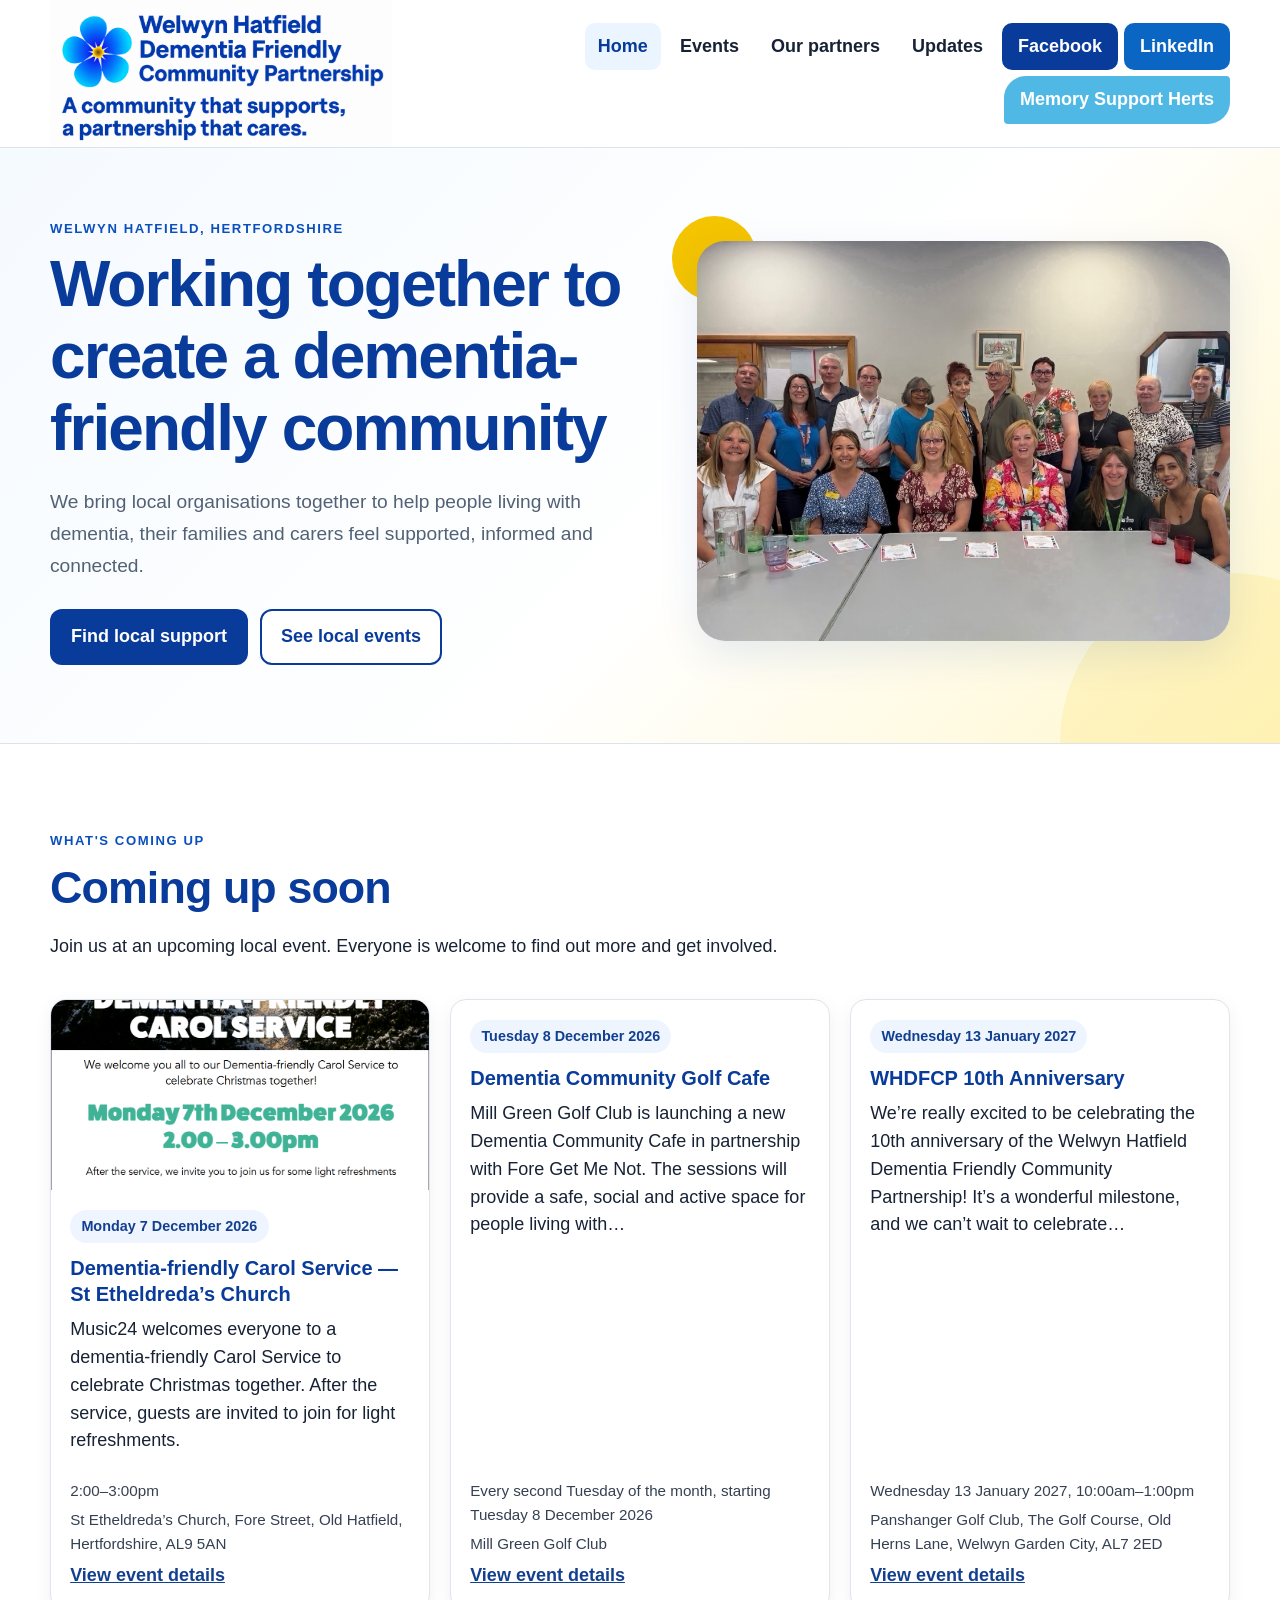
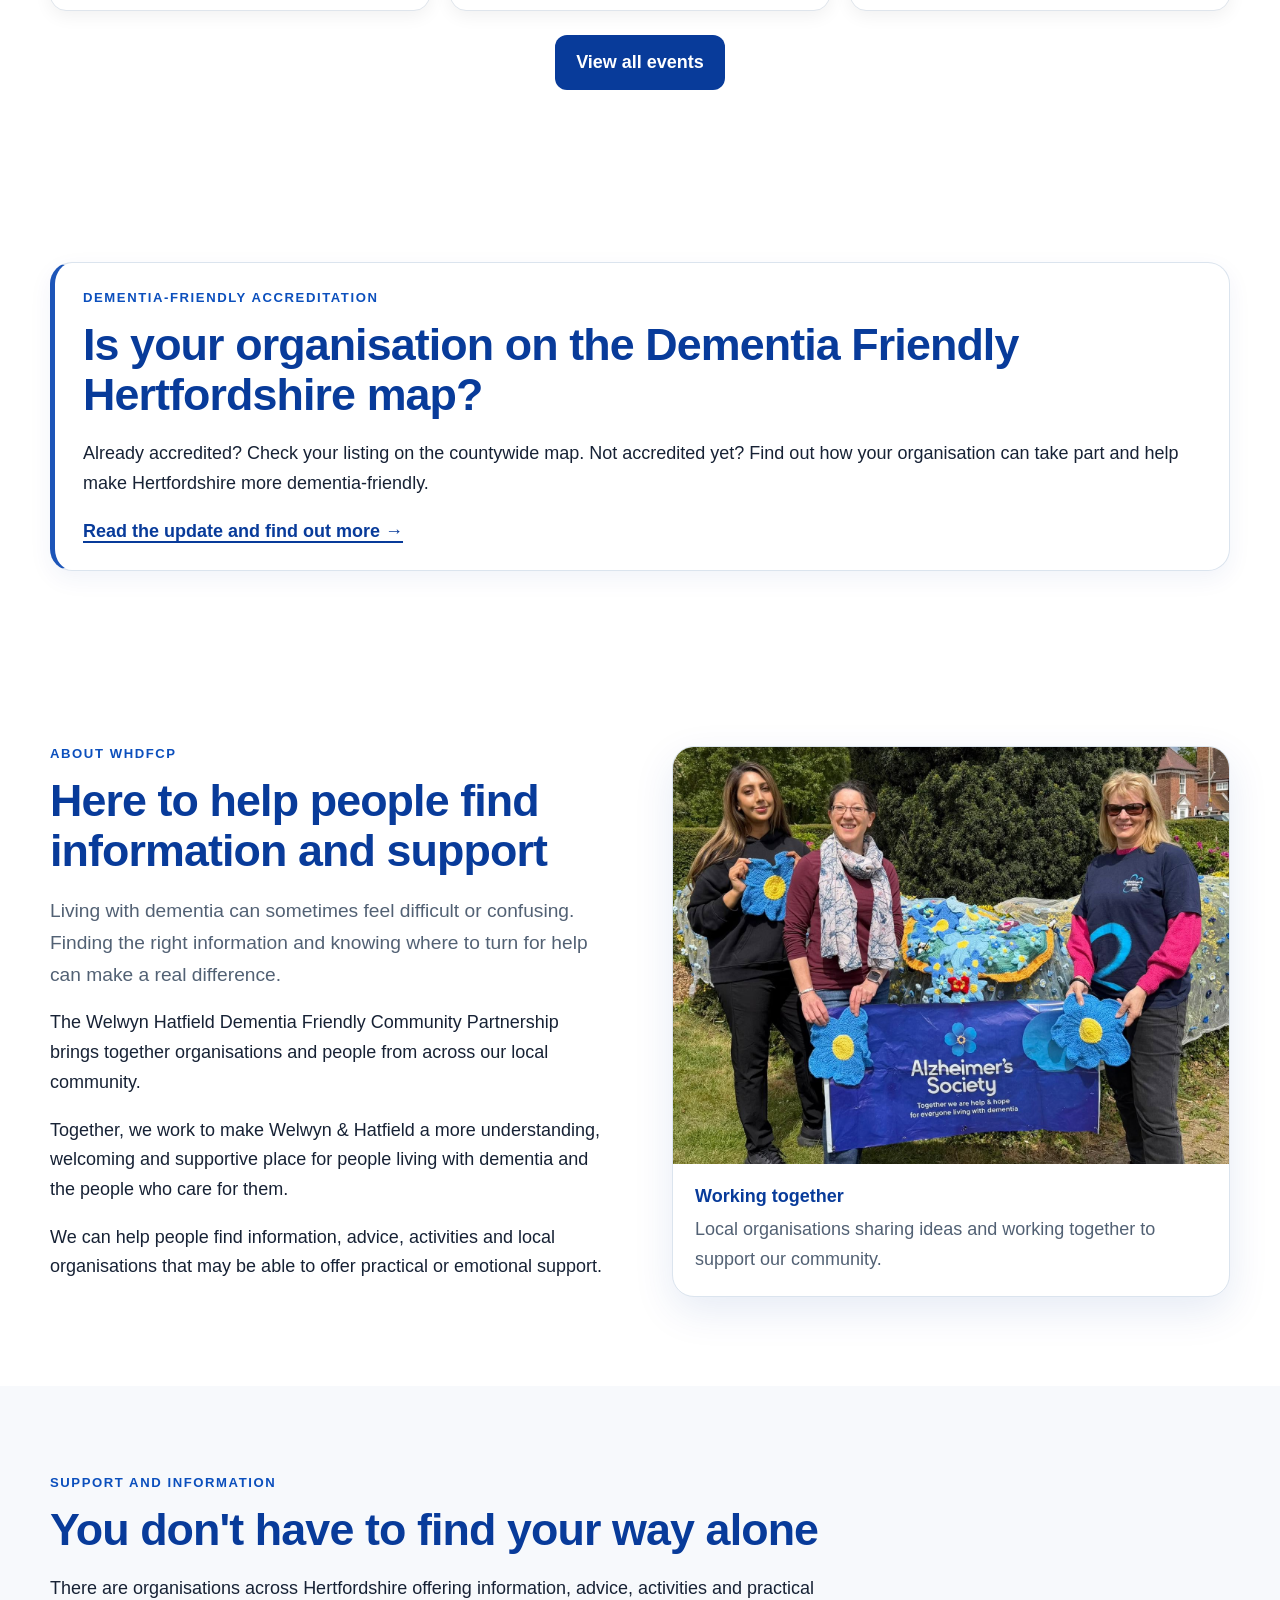
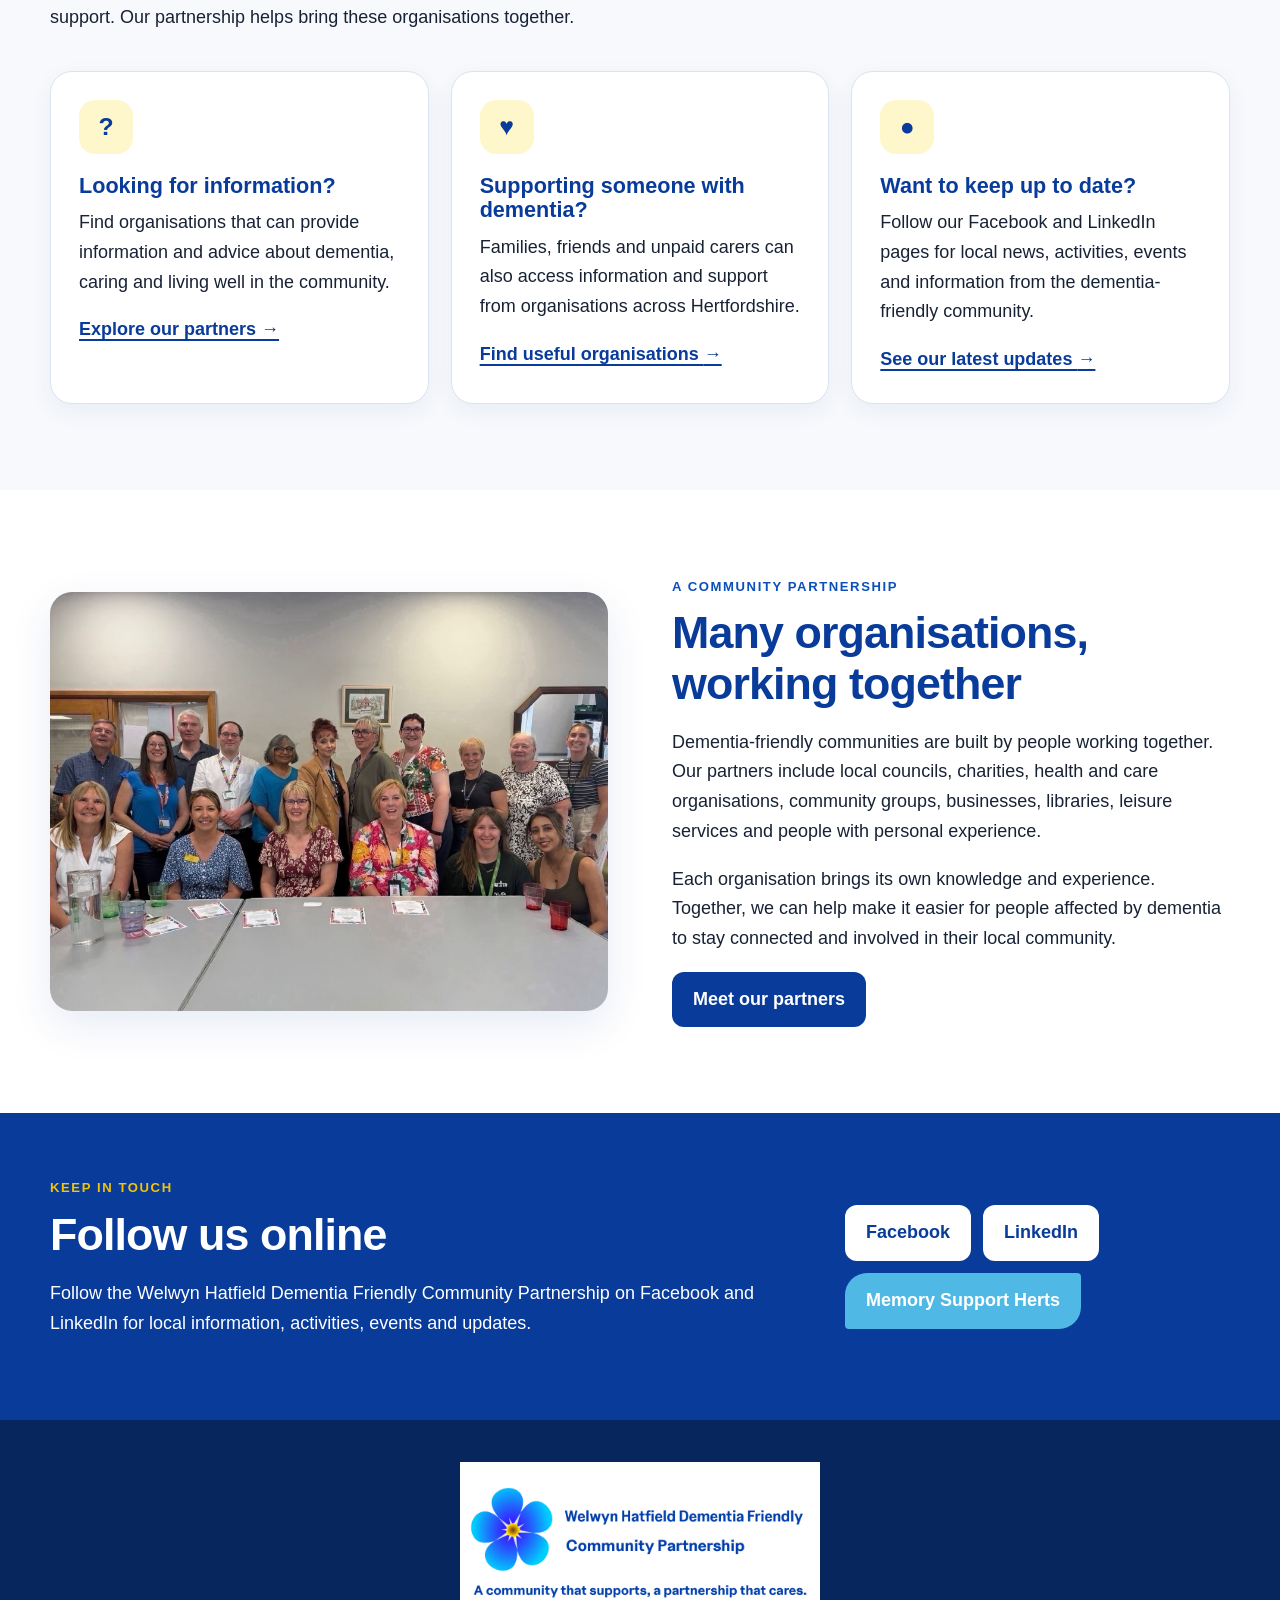
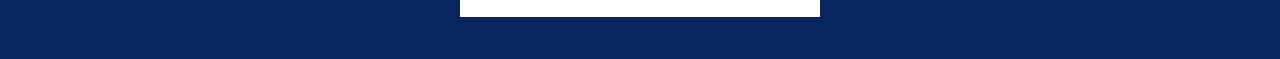
<file: index.html>
<!DOCTYPE html>
<html lang="en-GB"><head><meta charset="UTF-8"><meta name="viewport" content="width=device-width, initial-scale=1.0"><meta name="description" content="Find dementia support, local events and trusted organisations for people living with dementia, families and carers in Welwyn Hatfield, Hertfordshire."><meta name="robots" content="index, follow"><meta name="msvalidate.01" content="4ECB7A8E053575031D3DF4A7AF049BE4"><meta property="og:type" content="website"><meta property="og:title" content="Dementia Support in Welwyn Hatfield | WHDFCP"><meta property="og:description" content="Find dementia support, local events and trusted organisations for people living with dementia, families and carers in Welwyn Hatfield, Hertfordshire."><meta property="og:image" content="images/logos/WHDFCP_Logo_Large_Text.png"><title>Dementia Support in Welwyn Hatfield | WHDFCP</title><link rel="stylesheet" href="styles.css"><link rel="icon" type="image/png" href="/favicon.png"><style>
.home-event-grid{display:grid;grid-template-columns:repeat(3,minmax(0,1fr));gap:1.25rem}
.home-event-card{display:flex;flex-direction:column;background:#fff;border:1px solid #dfe5ec;border-radius:16px;overflow:hidden;box-shadow:0 5px 18px rgba(0,0,0,.06)}
.home-event-card img{display:block;width:100%;height:190px;object-fit:cover;background:#f5f6f8}
.home-event-card-content{padding:1.2rem;display:flex;flex-direction:column;flex:1}
.home-event-date{display:inline-block;align-self:flex-start;margin:0 0 .65rem;padding:.35rem .7rem;border-radius:999px;background:#eef5ff;color:#123f8f;font-weight:700;font-size:.9rem}
.home-event-card h3{margin:.1rem 0 .55rem;font-size:1.25rem;line-height:1.3}
.home-event-card p{line-height:1.55}
.home-event-meta{font-size:.95rem;color:#354052;margin-top:auto}
.home-event-meta p{margin:.35rem 0}
.home-event-card a{font-weight:700;color:#123f8f}
.home-events-link{text-align:center;margin-top:1.5rem}
@media(max-width:800px){.home-event-grid{grid-template-columns:repeat(2,minmax(0,1fr))}}
@media(max-width:560px){.home-event-grid{grid-template-columns:1fr}.home-event-card img{height:210px}}
</style></head>
<body><a class="skip-link" href="#main-content">Skip to main content</a><header class="site-header"><div class="header-inner"><a href="index.html" class="brand"><img src="images/logos/WHDFCP_Logo_Large_Text.png" alt="Welwyn Hatfield Dementia Friendly Community Partnership"></a><nav aria-label="Main navigation"><a href="index.html" aria-current="page">Home</a><a href="events.html">Events</a><a href="partners.html">Our partners</a><a href="updates.html">Updates</a><a class="facebook-link" href="https://www.facebook.com/WelwynHatfieldDementiaFriendlyCommunity/" target="_blank" rel="noopener noreferrer">Facebook</a><a class="linkedin-link" href="https://www.linkedin.com/company/hatfield-and-welwyn-dementia-friends?trk=public_post_feed-actor-name" target="_blank" rel="noopener noreferrer">LinkedIn</a><a class="memory-support-link" href="https://memorysupportherts.org.uk/" target="_blank" rel="noopener noreferrer">Memory Support Herts</a></nav></div></header>
<main id="main-content"><section class="hero"><div class="hero-inner"><div class="hero-copy"><p class="eyebrow">Welwyn Hatfield, Hertfordshire</p><h1>Working together to create a dementia-friendly community</h1><p class="large-text">We bring local organisations together to help people living with dementia, their families and carers feel supported, informed and connected.</p><div class="hero-buttons"><a class="button button-primary" href="partners.html">Find local support</a><a class="button button-secondary" href="/events.html">See local events</a></div></div><div class="hero-photo"><img src="images/group-photo-1.jpg" alt="16 members of WHDFCP posing for a group photo around a table, indoors"></div></div></section>

<section class="section upcoming-home" aria-labelledby="upcoming-events-title">
<div class="section-inner">
<div class="section-heading"><p class="eyebrow">What's coming up</p><h2 id="upcoming-events-title">Coming up soon</h2><p>Join us at an upcoming local event. Everyone is welcome to find out more and get involved.</p></div>
<div id="home-upcoming-events" class="home-event-grid" aria-live="polite"><p>Loading upcoming events…</p></div>
<div class="home-events-link"><a class="button button-primary" href="events.html">View all events</a></div>
</div>
</section>

<section class="section" aria-labelledby="accreditation-update-title"><div class="section-inner"><article class="update-card" style="border-left:5px solid #1d55b8;padding:1.5rem 1.75rem"><p class="eyebrow">Dementia-friendly accreditation</p><h2 id="accreditation-update-title">Is your organisation on the Dementia Friendly Hertfordshire map?</h2><p>Already accredited? Check your listing on the countywide map. Not accredited yet? Find out how your organisation can take part and help make Hertfordshire more dementia-friendly.</p><a href="updates.html#dementia-friendly-hertfordshire-accreditation" class="text-link">Read the update and find out more <span aria-hidden="true">→</span></a></article></div></section><section class="section introduction"><div class="section-inner two-column"><div><p class="eyebrow">About WHDFCP</p><h2>Here to help people find information and support</h2><p class="large-text">Living with dementia can sometimes feel difficult or confusing. Finding the right information and knowing where to turn for help can make a real difference.</p><p>The Welwyn Hatfield Dementia Friendly Community Partnership brings together organisations and people from across our local community.</p><p>Together, we work to make Welwyn &amp; Hatfield a more understanding, welcoming and supportive place for people living with dementia and the people who care for them.</p><p>We can help people find information, advice, activities and local organisations that may be able to offer practical or emotional support.</p></div><div class="image-card"><img src="images/group-photo-2.jpg" alt="Three people holding blue knitted flowers and an Alzheimer's Society banner outdoors"><div class="image-caption"><strong>Working together</strong><span>Local organisations sharing ideas and working together to support our community.</span></div></div></div></section>
<section class="section support-section"><div class="section-inner"><div class="section-heading"><p class="eyebrow">Support and information</p><h2>You don't have to find your way alone</h2><p>There are organisations across Hertfordshire offering information, advice, activities and practical support. Our partnership helps bring these organisations together.</p></div><div class="support-grid"><article class="support-card"><div class="card-icon" aria-hidden="true">?</div><h3>Looking for information?</h3><p>Find organisations that can provide information and advice about dementia, caring and living well in the community.</p><a href="partners.html" class="text-link">Explore our partners <span aria-hidden="true">→</span></a></article><article class="support-card"><div class="card-icon" aria-hidden="true">♥</div><h3>Supporting someone with dementia?</h3><p>Families, friends and unpaid carers can also access information and support from organisations across Hertfordshire.</p><a href="partners.html" class="text-link">Find useful organisations <span aria-hidden="true">→</span></a></article><article class="support-card"><div class="card-icon" aria-hidden="true">●</div><h3>Want to keep up to date?</h3><p>Follow our Facebook and LinkedIn pages for local news, activities, events and information from the dementia-friendly community.</p><a href="updates.html" class="text-link">See our latest updates <span aria-hidden="true">→</span></a></article></div></div></section>
<section class="section community-section"><div class="section-inner two-column"><div class="community-image"><img src="images/group-photo-1.jpg" alt="16 members of WHDFCP posing for a group photo around a table, indoors"></div><div><p class="eyebrow">A community partnership</p><h2>Many organisations, working together</h2><p>Dementia-friendly communities are built by people working together. Our partners include local councils, charities, health and care organisations, community groups, businesses, libraries, leisure services and people with personal experience.</p><p>Each organisation brings its own knowledge and experience. Together, we can help make it easier for people affected by dementia to stay connected and involved in their local community.</p><a href="partners.html" class="button button-primary">Meet our partners</a></div></div></section>
<section class="facebook-section"><div class="section-inner facebook-inner"><div><p class="eyebrow">Keep in touch</p><h2>Follow us online</h2><p>Follow the Welwyn Hatfield Dementia Friendly Community Partnership on Facebook and LinkedIn for local information, activities, events and updates.</p></div><div class="social-buttons"><a class="button button-light" href="https://www.facebook.com/WelwynHatfieldDementiaFriendlyCommunity/" target="_blank" rel="noopener noreferrer">Facebook</a><a class="button button-light" href="https://www.linkedin.com/company/hatfield-and-welwyn-dementia-friends?trk=public_post_feed-actor-name" target="_blank" rel="noopener noreferrer">LinkedIn</a><a class="button memory-support-button" href="https://memorysupportherts.org.uk/" target="_blank" rel="noopener noreferrer">Memory Support Herts</a></div></div></section></main>
<footer class="site-footer"><div class="footer-logo"><img src="images/logos/WHDFCP_Logo_Large.png" alt=""></div></footer><script>
(async function(){
  const container=document.getElementById('home-upcoming-events');
  if(!container)return;
  try{
    const response=await fetch('events.html');
    if(!response.ok)throw new Error('Unable to load events');
    const html=await response.text();
    const doc=new DOMParser().parseFromString(html,'text/html');
    const today=new Date();today.setHours(0,0,0,0);
    const events=Array.from(doc.querySelectorAll('.events-list > .event-card')).map(card=>{
      const dateText=card.querySelector('.event-date')?.textContent.trim()||'';
      const dateMatch=dateText.match(/(\d{1,2})\s+([A-Za-z]+)(?:\s+(\d{4}))?/);
      if(!dateMatch)return null;
      const year=Number(dateMatch[3]||today.getFullYear());
      const date=new Date(year, new Date(Date.parse(dateMatch[2]+' 1, 2000')).getMonth(), Number(dateMatch[1]));
      if(Number.isNaN(date.getTime())||date<today)return null;
      const title=card.querySelector('h3')?.textContent.trim()||'Upcoming event';
      const summary=card.querySelector('.event-summary')?.textContent.trim()||'Find out more about this event.';
      const details=Array.from(card.querySelectorAll('.event-detail')).map(el=>({label:el.querySelector('strong')?.textContent.trim()||'',value:el.cloneNode(true)}));
      const time=details.find(d=>/when|session time/i.test(d.label))?.value?.textContent.replace(/^When|^Session time/i,'').trim()||'';
      const where=details.find(d=>/where|venue/i.test(d.label))?.value?.textContent.replace(/^Where|^Venue/i,'').trim()||'';
      const image=card.querySelector('.event-poster img');
      return {date,dateText,title,summary,time,where,eventId:card.id,image:image?.getAttribute('src')||'',alt:image?.getAttribute('alt')||title};
    }).filter(Boolean).sort((a,b)=>a.date-b.date).slice(0,3);
    container.replaceChildren();
    if(!events.length){container.innerHTML='<p>There are no upcoming events listed just now. Please check back soon.</p>';return;}
    events.forEach(event=>{
      const article=document.createElement('article');article.className='home-event-card';
      if(event.image){const img=document.createElement('img');img.src=event.image;img.alt=event.alt;img.loading='lazy';article.appendChild(img);}
      const content=document.createElement('div');content.className='home-event-card-content';
      const date=document.createElement('p');date.className='home-event-date';date.textContent=event.dateText;
      const title=document.createElement('h3');title.textContent=event.title;
      const summary=document.createElement('p');summary.textContent=event.summary.length>185?event.summary.slice(0,182).trimEnd()+'…':event.summary;
      const meta=document.createElement('div');meta.className='home-event-meta';
      if(event.time){const p=document.createElement('p');p.textContent=event.time;meta.appendChild(p);}
      if(event.where){const p=document.createElement('p');p.textContent=event.where;meta.appendChild(p);}
      const link=document.createElement('a');link.href='events.html#'+encodeURIComponent(event.eventId);link.textContent='View event details';
      content.append(date,title,summary,meta,link);article.appendChild(content);container.appendChild(article);
    });
  }catch(error){container.innerHTML='<p>See our <a href="events.html">events page</a> for the latest upcoming events.</p>';}
})();
</script></body></html>
</file>
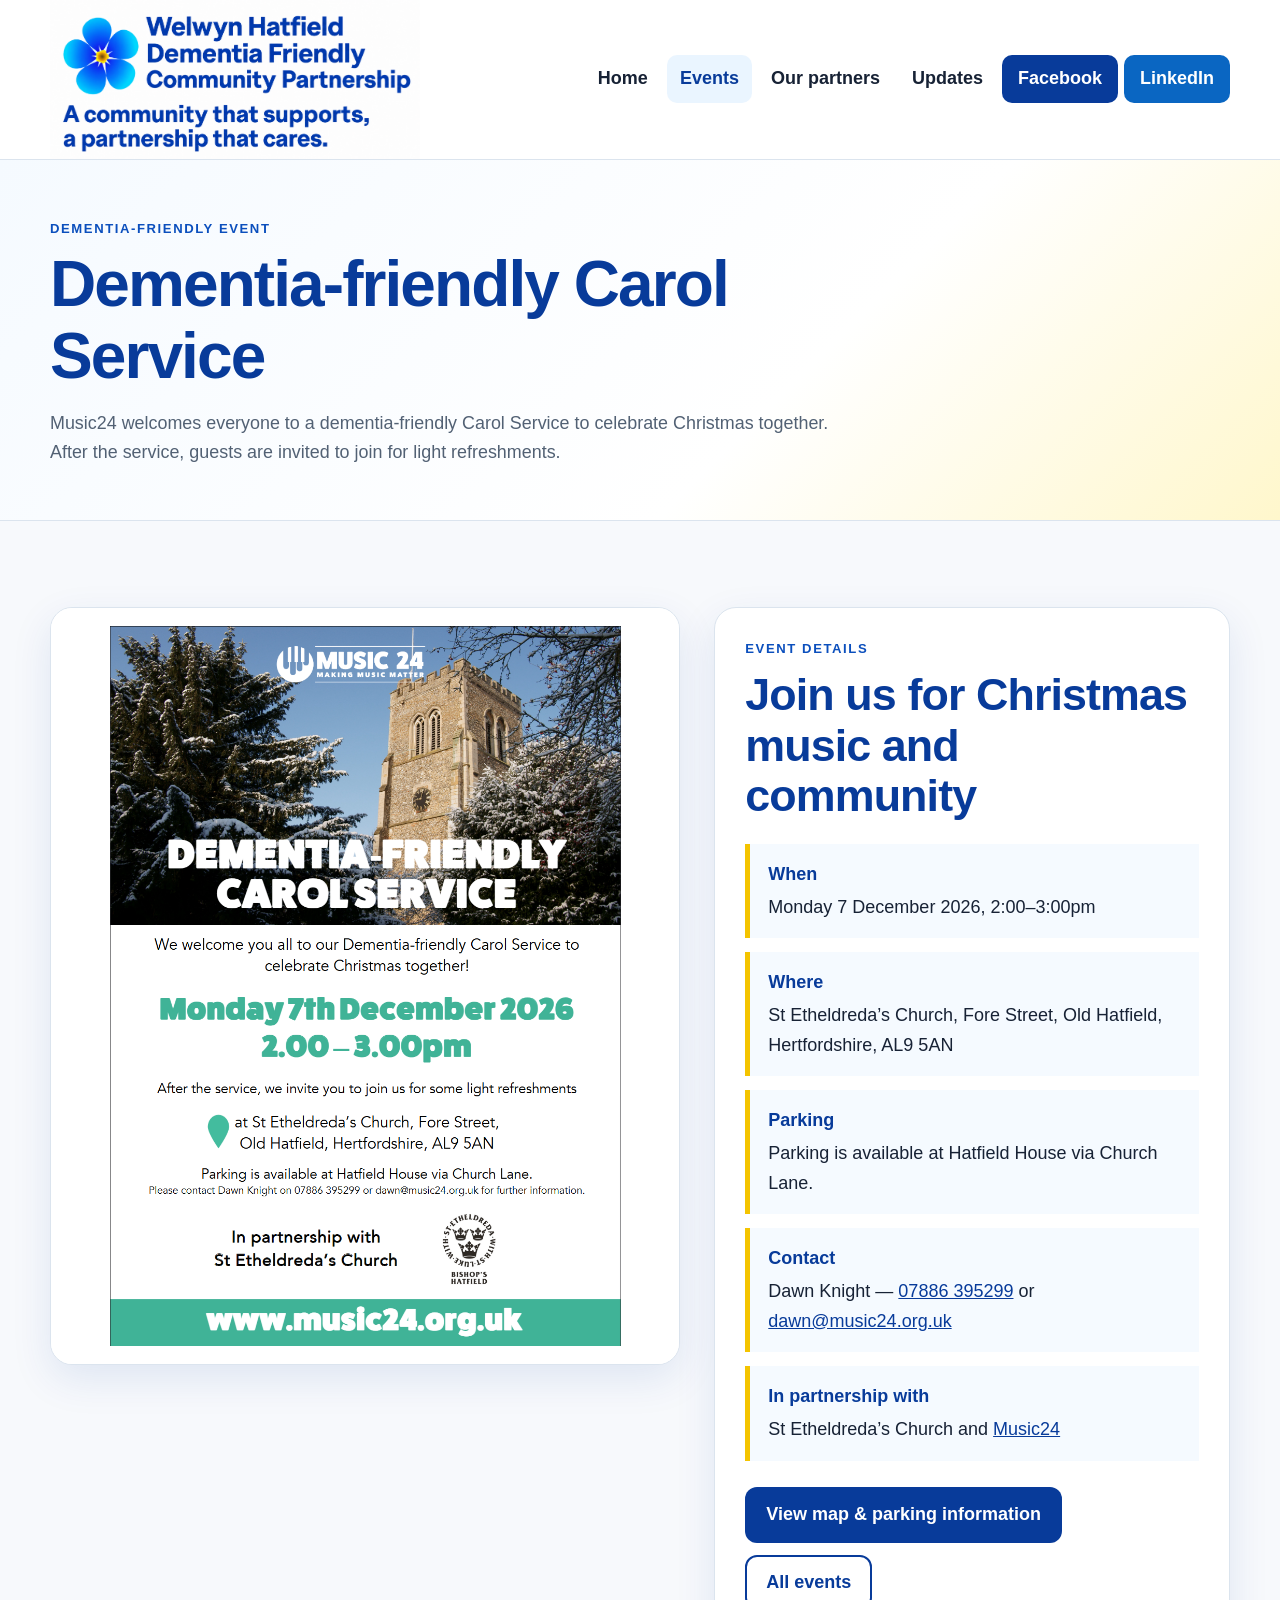
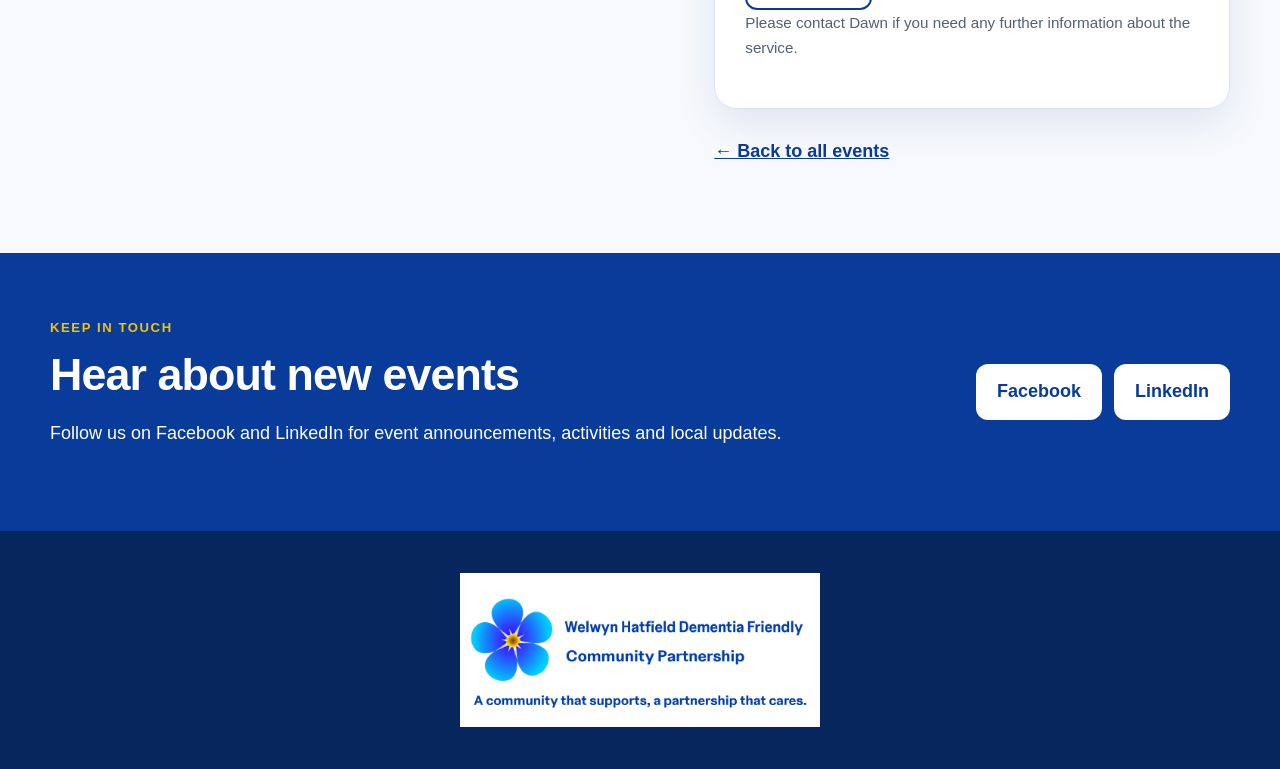
<file: carol-service-2026.html>
<!DOCTYPE html>
<html lang="en-GB">
<head>
  <meta charset="UTF-8">
  <meta name="viewport" content="width=device-width, initial-scale=1.0">
  <meta name="description" content="Dementia-friendly Carol Service at St Etheldreda’s Church, Old Hatfield, on Monday 7 December 2026.">
  <meta name="robots" content="index, follow">
  <title>Dementia-friendly Carol Service | WHDFCP</title>
  <link rel="stylesheet" href="../styles.css">
  <style>
    .event-detail-page { background: var(--surface); }
    .event-detail-hero { padding: 58px 0 34px; background: linear-gradient(135deg, var(--blue-50), #fff 62%, var(--yellow-soft)); border-bottom: 1px solid var(--line); }
    .event-detail-hero h1 { max-width: 900px; margin-bottom: 16px; }
    .event-detail-hero .intro-text { max-width: 800px; }
    .event-detail-layout { display: grid; grid-template-columns: minmax(0, 1.1fr) minmax(300px, .9fr); gap: 34px; align-items: start; }
    .event-detail-card { background: #fff; border: 1px solid var(--line); border-radius: var(--radius); box-shadow: var(--shadow); overflow: hidden; }
    .event-detail-card-content { padding: 30px; }
    .event-detail-poster { background: #fff; padding: 18px; }
    .event-detail-poster img { width: 100%; max-height: 720px; object-fit: contain; border-radius: 14px; }
    .event-facts { display: grid; gap: 14px; margin: 24px 0 0; }
    .event-fact { padding: 16px 18px; border-left: 5px solid var(--yellow); background: var(--blue-50); }
    .event-fact strong { display: block; color: var(--blue-900); margin-bottom: 3px; }
    .event-actions { display: flex; flex-wrap: wrap; gap: 12px; margin-top: 26px; }
    .back-link { display: inline-block; margin-top: 28px; font-weight: 800; }
    .event-note { color: var(--muted); font-size: .95rem; }
    @media (max-width: 800px) { .event-detail-layout { grid-template-columns: 1fr; } }
  </style>
</head>
<body class="event-detail-page">
  <a class="skip-link" href="#main-content">Skip to main content</a>
  <header class="site-header">
    <div class="header-inner">
      <a href="../index.html" class="brand"><img src="../images/logos/WHDFCP_Logo_Large_Text.png" alt="Welwyn Hatfield Dementia Friendly Community Partnership"></a>
      <nav aria-label="Main navigation">
        <a href="../index.html">Home</a>
        <a href="../events.html" aria-current="page">Events</a>
        <a href="../partners.html">Our partners</a>
        <a href="../updates.html">Updates</a>
        <a class="facebook-link" href="https://www.facebook.com/WelwynHatfieldDementiaFriendlyCommunity/" target="_blank" rel="noopener noreferrer">Facebook</a>
        <a class="linkedin-link" href="https://www.linkedin.com/company/hatfield-and-welwyn-dementia-friends?trk=public_post_feed-actor-name" target="_blank" rel="noopener noreferrer">LinkedIn</a>
      </nav>
    </div>
  </header>

  <main id="main-content">
    <section class="event-detail-hero">
      <div class="section-inner">
        <p class="eyebrow">Dementia-friendly event</p>
        <h1>Dementia-friendly Carol Service</h1>
        <p class="intro-text">Music24 welcomes everyone to a dementia-friendly Carol Service to celebrate Christmas together. After the service, guests are invited to join for light refreshments.</p>
      </div>
    </section>

    <section class="section">
      <div class="section-inner event-detail-layout">
        <article class="event-detail-card">
          <div class="event-detail-poster">
            <img src="../images/events/carol_service_2026.png" alt="Dementia-friendly Carol Service poster for Monday 7 December 2026 at St Etheldreda’s Church, Old Hatfield">
          </div>
        </article>

        <div>
          <article class="event-detail-card">
            <div class="event-detail-card-content">
              <p class="eyebrow">Event details</p>
              <h2>Join us for Christmas music and community</h2>
              <div class="event-facts">
                <div class="event-fact"><strong>When</strong>Monday 7 December 2026, 2:00–3:00pm</div>
                <div class="event-fact"><strong>Where</strong>St Etheldreda’s Church, Fore Street, Old Hatfield, Hertfordshire, AL9 5AN</div>
                <div class="event-fact"><strong>Parking</strong>Parking is available at Hatfield House via Church Lane.</div>
                <div class="event-fact"><strong>Contact</strong>Dawn Knight — <a href="tel:+447886395299">07886 395299</a> or <a href="mailto:dawn@music24.org.uk">dawn@music24.org.uk</a></div>
                <div class="event-fact"><strong>In partnership with</strong>St Etheldreda’s Church and <a href="https://www.music24.org.uk/" target="_blank" rel="noopener noreferrer">Music24</a></div>
              </div>
              <div class="event-actions">
                <a class="button button-primary" href="../images/events/carol_service_map_2026.png" target="_blank" rel="noopener noreferrer">View map &amp; parking information</a>
                <a class="button button-secondary" href="../events.html">All events</a>
              </div>
              <p class="event-note">Please contact Dawn if you need any further information about the service.</p>
            </div>
          </article>
          <a class="back-link" href="../events.html">← Back to all events</a>
        </div>
      </div>
    </section>

    <section class="facebook-section">
      <div class="section-inner facebook-inner">
        <div>
          <p class="eyebrow">Keep in touch</p>
          <h2>Hear about new events</h2>
          <p>Follow us on Facebook and LinkedIn for event announcements, activities and local updates.</p>
        </div>
        <div class="social-buttons">
          <a class="button button-light" href="https://www.facebook.com/WelwynHatfieldDementiaFriendlyCommunity/" target="_blank" rel="noopener noreferrer">Facebook</a>
          <a class="button button-light" href="https://www.linkedin.com/company/hatfield-and-welwyn-dementia-friends?trk=public_post_feed-actor-name" target="_blank" rel="noopener noreferrer">LinkedIn</a>
        </div>
      </div>
    </section>
  </main>

  <footer class="site-footer">
    <div class="footer-logo"><img src="../images/logos/WHDFCP_Logo_Large.png" alt="WHDFCP"></div>
  </footer>
</body>
</html>
</file>
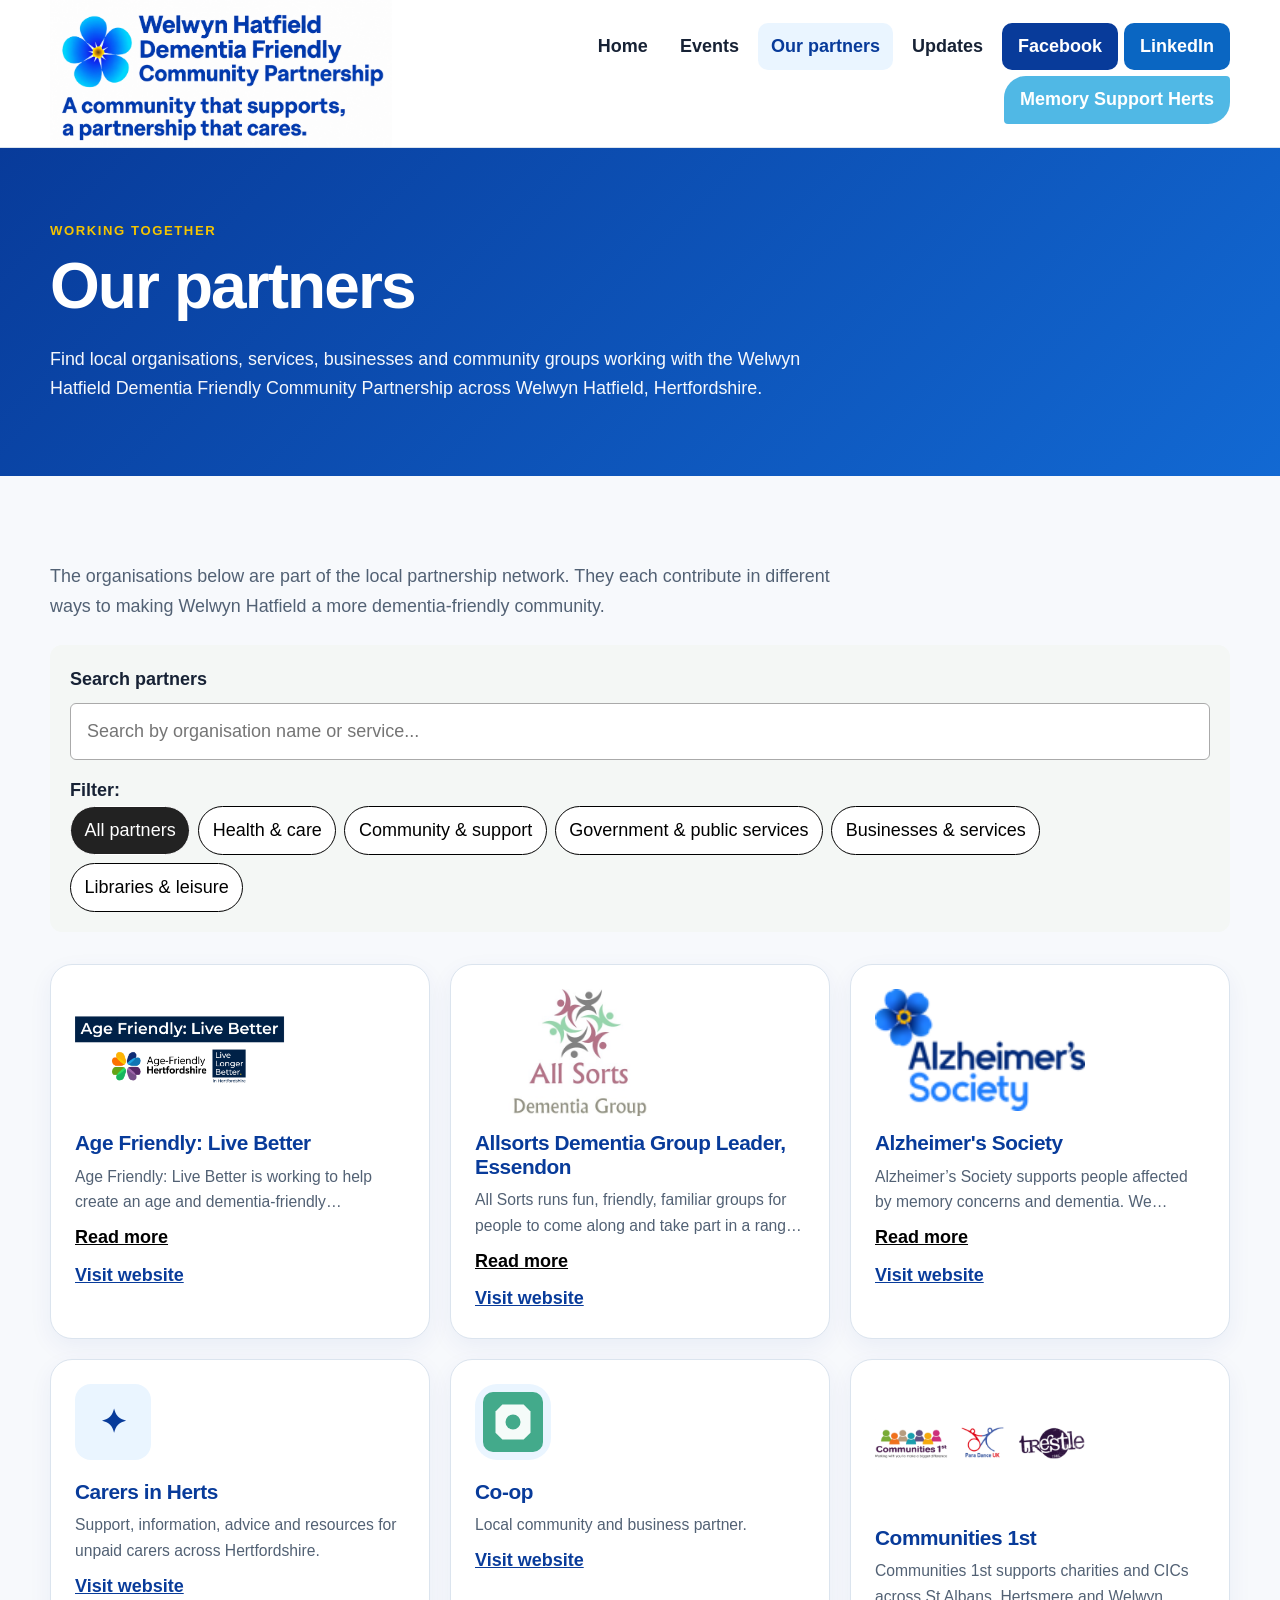
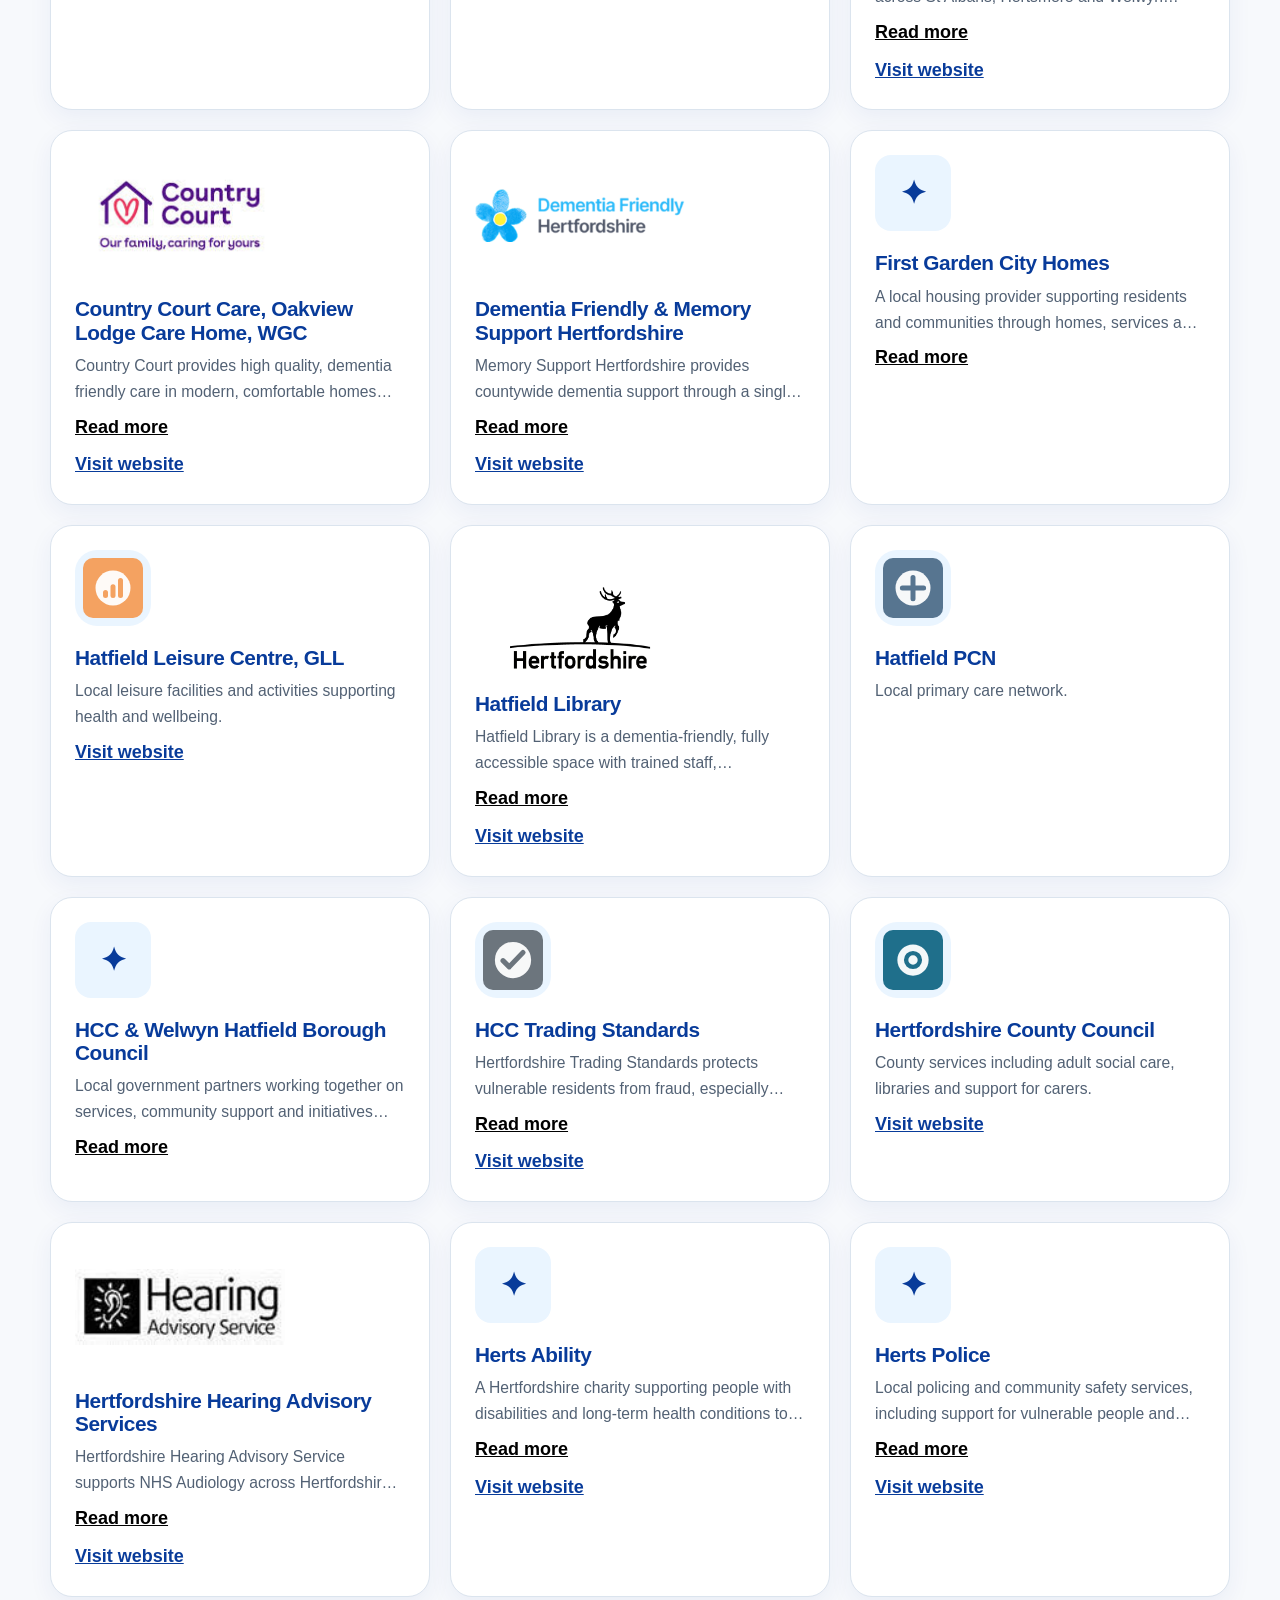
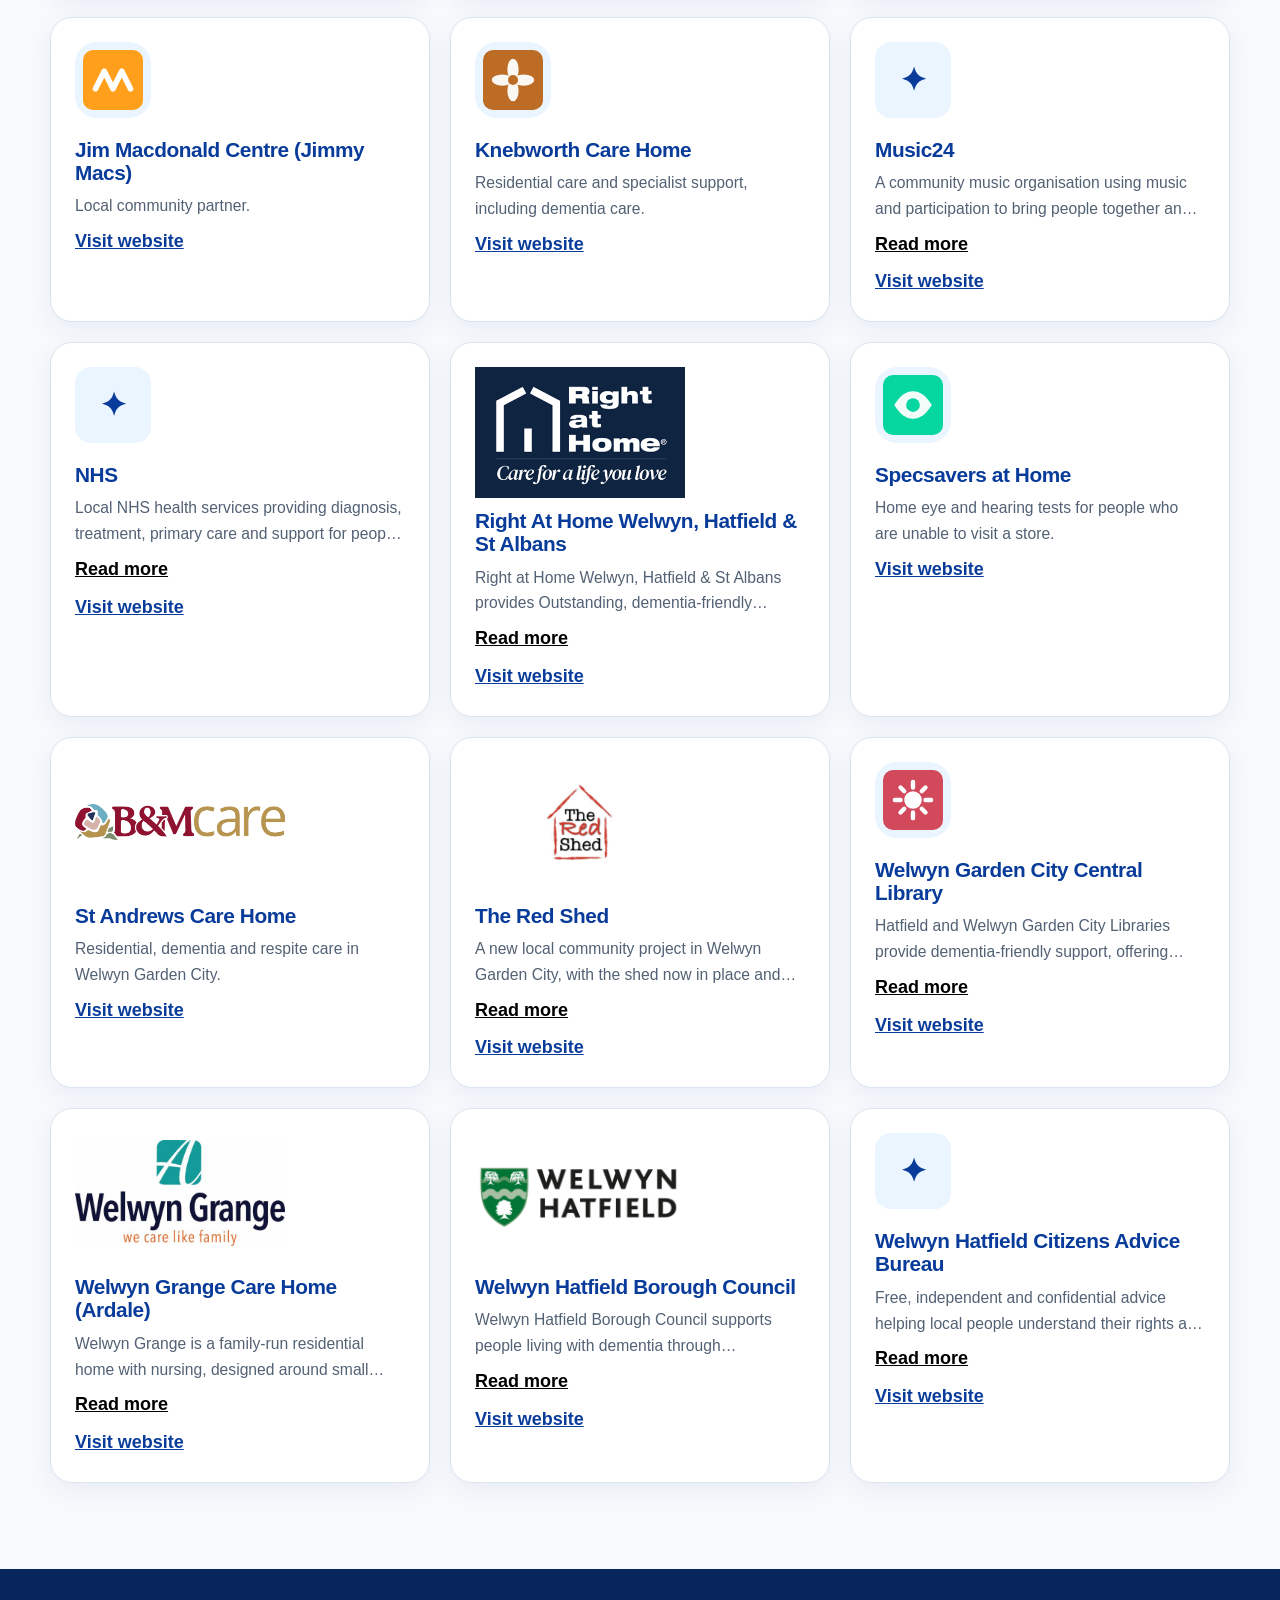
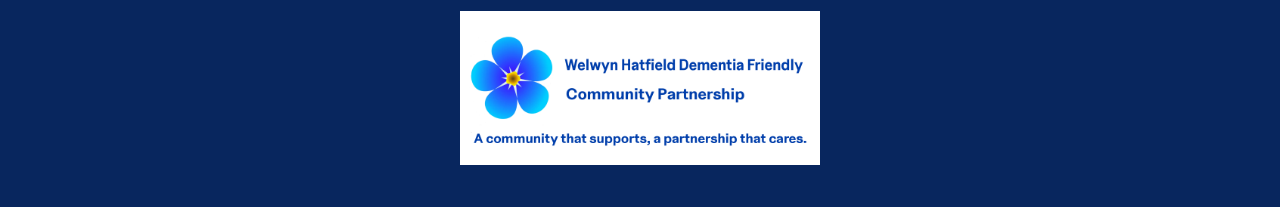
<file: partners.html>
<!DOCTYPE html><html lang="en-GB"><head><meta charset="utf-8"><meta name="viewport" content="width=device-width, initial-scale=1.0"><meta name="description" content="Find local organisations, charities, councils, health and care services, community groups and businesses working with the Welwyn Hatfield Dementia Friendly Community Partnership in Hertfordshire."><meta name="robots" content="index, follow"><meta property="og:type" content="website"><meta property="og:title" content="Our Partners | Welwyn Hatfield Dementia Friendly Community Partnership"><meta property="og:description" content="Local organisations and community partners helping to make Welwyn Hatfield more dementia-friendly."><meta property="og:image" content="images/logos/WHDFCP_Logo_Large_Text.png"><title>Our Partners | Dementia Support Organisations in Welwyn Hatfield</title><link href="styles.css" rel="stylesheet"><link rel="icon" type="image/png" href="/favicon.png"><style>.partner-bio{display:-webkit-box;-webkit-box-orient:vertical;-webkit-line-clamp:2;overflow:hidden;margin-bottom:.5rem}.partner-bio.is-expanded{display:block}.partner-actions{display:flex;flex-direction:column;align-items:flex-start;gap:.5rem;margin-top:.25rem}.read-more{background:none;border:0;padding:0;font:inherit;font-weight:700;text-decoration:underline;cursor:pointer}.partner-text-logo{display:flex;align-items:center;justify-content:center;width:76px;height:76px;min-height:0;padding:0;box-sizing:border-box;border-radius:16px;background:#e8f3ff;color:#0645a5;font-size:0;line-height:1}.partner-text-logo::before{content:"✦";font-size:2rem;font-weight:700;line-height:1}.partner-filters{margin:1.5rem 0 2rem;padding:1.25rem;background:var(--light-bg,#f4f7f5);border-radius:12px}.partner-search-label{display:block;font-weight:700;margin-bottom:.5rem}.partner-search{width:100%;box-sizing:border-box;padding:.8rem 1rem;border:1px solid #aaa;border-radius:6px;font:inherit;margin-bottom:1rem}.filter-label{font-weight:700;margin-right:.75rem}.filter-buttons{display:flex;flex-wrap:wrap;gap:.5rem}.filter-button{border:1px solid currentColor;background:#fff;padding:.55rem .85rem;border-radius:999px;font:inherit;cursor:pointer}.filter-button[aria-pressed="true"]{background:#222;color:#fff}.partner-card.is-hidden{display:none}.no-partners{display:none;padding:1rem 0;font-weight:700}.no-partners.is-visible{display:block}</style></head><body><a class="skip-link" href="#main-content">Skip to main content</a><header class="site-header"><div class="header-inner"><a class="brand" href="index.html"><img alt="Welwyn Hatfield Dementia Friendly Community Partnership logo" src="images/logos/WHDFCP_Logo_Large_Text.png"></a><nav aria-label="Main navigation"><a href="index.html">Home</a><a href="events.html">Events</a><a aria-current="page" href="partners.html">Our partners</a><a href="updates.html">Updates</a><a class="facebook-link" href="https://www.facebook.com/WelwynHatfieldDementiaFriendlyCommunity/" rel="noopener noreferrer" target="_blank">Facebook</a><a class="linkedin-link" href="https://www.linkedin.com/company/hatfield-and-welwyn-dementia-friends?trk=public_post_feed-actor-name" rel="noopener noreferrer" target="_blank">LinkedIn</a><a class="memory-support-link" href="https://memorysupportherts.org.uk/" target="_blank" rel="noopener noreferrer">Memory Support Herts</a></nav></div></header><main id="main-content"><section class="page-header"><div class="section-inner"><p class="eyebrow">Working together</p><h1>Our partners</h1><p>Find local organisations, services, businesses and community groups working with the Welwyn Hatfield Dementia Friendly Community Partnership across Welwyn Hatfield, Hertfordshire.</p></div></section><section class="section partners-section"><div class="section-inner"><p class="intro-text">The organisations below are part of the local partnership network. They each contribute in different ways to making Welwyn Hatfield a more dementia-friendly community.</p><div class="partner-filters" aria-label="Find a partner"><label class="partner-search-label" for="partner-search">Search partners</label><input class="partner-search" id="partner-search" type="search" placeholder="Search by organisation name or service..." autocomplete="off"><div role="group" aria-label="Filter partners by category"><span class="filter-label">Filter:</span><div class="filter-buttons"><button class="filter-button" type="button" data-category="all" aria-pressed="true">All partners</button><button class="filter-button" type="button" data-category="health-care" aria-pressed="false">Health &amp; care</button><button class="filter-button" type="button" data-category="community" aria-pressed="false">Community &amp; support</button><button class="filter-button" type="button" data-category="government" aria-pressed="false">Government &amp; public services</button><button class="filter-button" type="button" data-category="business" aria-pressed="false">Businesses &amp; services</button><button class="filter-button" type="button" data-category="leisure" aria-pressed="false">Libraries &amp; leisure</button></div></div></div><div class="partners-grid">
<article class="partner-card"><div aria-hidden="true" class="partner-logo partner-logo-image"><img alt="" src="images/logos/partners/Hearing_Advisory_Services.jpg"></div><div><h2>Hertfordshire Hearing Advisory Services</h2><p class="partner-bio">Hertfordshire Hearing Advisory Service supports NHS Audiology across Hertfordshire, Bedfordshire and Suffolk, improving wellbeing for people with hearing loss. The charity ensures hearing aids are well maintained and provides clinics, care home visits, deaf awareness sessions and hearing aider training, delivered by skilled staff and volunteers to strengthen communication and daily life.</p><div class="partner-actions"><button class="read-more" type="button" aria-expanded="false" hidden>Read more</button><a href="https://www.hhas.org.uk/" rel="noopener noreferrer" target="_blank">Visit website</a></div></div></article>
<article class="partner-card"><div aria-hidden="true" class="partner-logo partner-logo-image"><img alt="" src="images/logos/partners/hertfordshire-county-council.svg"></div><div><h2>Hertfordshire County Council</h2><p class="partner-bio">County services including adult social care, libraries and support for carers.</p><div class="partner-actions"><button class="read-more" type="button" aria-expanded="false" hidden>Read more</button><a href="https://www.hertfordshire.gov.uk/" rel="noopener noreferrer" target="_blank">Visit website</a></div></div></article>
<article class="partner-card"><div aria-hidden="true" class="partner-logo partner-logo-image"><img alt="" src="images/logos/partners/age-friendly-live-better.png"></div><div><h2>Age Friendly: Live Better</h2><p class="partner-bio">Age Friendly: Live Better is working to help create an age and dementia-friendly community in Welwyn Hatfield that enables older adults to stay connected, maintain independence, access support, and enjoy a better quality of life.</p><div class="partner-actions"><button class="read-more" type="button" aria-expanded="false" hidden>Read more</button><a href="https://afcherts.org.uk/" rel="noopener noreferrer" target="_blank">Visit website</a></div></div></article>
<article class="partner-card"><div class="partner-logo partner-logo-image"><img alt="" src="images/logos/partners/Alzheimer_s_Society.png"></div><div><h2>Alzheimer's Society</h2><p class="partner-bio">Alzheimer’s Society supports people affected by memory concerns and dementia. We provide one-to-one support, information and advice, including specialist support for young-onset dementia and carers. Our groups and community hubs help people and their carers feel supported and to socialise with others.</p><div class="partner-actions"><button class="read-more" type="button" aria-expanded="false" hidden>Read more</button><a href="https://www.alzheimers.org.uk/" rel="noopener noreferrer" target="_blank">Visit website</a></div></div></article>
<article class="partner-card"><div aria-hidden="true" class="partner-logo partner-logo-image"><img alt="" src="images/logos/partners/Communities_1st.png"></div><div><h2>Communities 1st</h2><p class="partner-bio">Communities 1st supports charities and CICs across St Albans, Hertsmere and Welwyn Hatfield. They provide community transport, training, refugee support, essential services, and digital help through Staying Connected. They also promote dementia friendly events and offer guidance via their CVS team, helping ensure local communities stay supported, informed and connected.</p><div class="partner-actions"><button class="read-more" type="button" aria-expanded="false" hidden>Read more</button><a href="https://www.communities1st.org.uk/" rel="noopener noreferrer" target="_blank">Visit website</a></div></div></article>
<article class="partner-card"><div aria-hidden="true" class="partner-logo partner-logo-image"><img alt="" src="images/logos/partners/All_Sorts_Dementia_Group.jpg"></div><div><h2>Allsorts Dementia Group Leader, Essendon</h2><p class="partner-bio">All Sorts runs fun, friendly, familiar groups for people to come along and take part in a range of activities based around the themes of Cognitive Stimulation Therapy whilst loved ones gain regular breaks from their caring roles.</p><div class="partner-actions"><button class="read-more" type="button" aria-expanded="false" hidden>Read more</button><a href="https://www.allsortsdg.co.uk/" rel="noopener noreferrer" target="_blank">Visit website</a></div></div></article>
<article class="partner-card"><div aria-hidden="true" class="partner-logo partner-logo-image"><img alt="" src="images/logos/partners/co-op.svg"></div><div><h2>Co-op</h2><p class="partner-bio">Local community and business partner.</p><div class="partner-actions"><button class="read-more" type="button" aria-expanded="false" hidden>Read more</button><a href="https://www.coop.co.uk/" rel="noopener noreferrer" target="_blank">Visit website</a></div></div></article>
<article class="partner-card"><div aria-hidden="true" class="partner-logo partner-logo-image"><img alt="" src="images/logos/partners/hatfield-leisure-centre.svg"></div><div><h2>Hatfield Leisure Centre, GLL</h2><p class="partner-bio">Local leisure facilities and activities supporting health and wellbeing.</p><div class="partner-actions"><button class="read-more" type="button" aria-expanded="false" hidden>Read more</button><a href="https://www.better.org.uk/leisure-centre/welwyn-hatfield/hatfield-leisure-centre" rel="noopener noreferrer" target="_blank">Visit website</a></div></div></article>

<article class="partner-card"><div aria-hidden="true" class="partner-logo partner-logo-image"><img alt="" src="images/logos/partners/Hatfield_Library_Black.png"></div><div><h2>Hatfield Library</h2><p class="partner-bio">Hatfield Library is a dementia‑friendly, fully accessible space with trained staff, ground‑floor facilities, quiet areas and helpful tools like a visual story, hearing loop and communication aids. It offers warm or cool refuge, weekly social groups and a welcoming environment for people living with dementia and their carers.</p><div class="partner-actions"><button class="read-more" type="button" aria-expanded="false" hidden>Read more</button><a href="https://www.hertfordshire.gov.uk/services/libraries-and-archives/library-opening-hours/hatfield-library.aspx" rel="noopener noreferrer" target="_blank">Visit website</a></div></div></article>
<article class="partner-card"><div aria-hidden="true" class="partner-logo partner-logo-image"><img alt="" src="images/logos/partners/welwyn-garden-city-central-library.svg"></div><div><h2>Welwyn Garden City Central Library</h2><p class="partner-bio">Hatfield and Welwyn Garden City Libraries provide dementia‑friendly support, offering information, signposting and trained staff working toward accreditation. Both libraries partner with the Welwyn Hatfield Dementia Friendly Community Partnership Group to offer accessible spaces, helpful resources and welcoming assistance for people living with dementia and their carers.</p><div class="partner-actions"><button class="read-more" type="button" aria-expanded="false" hidden>Read more</button><a href="https://www.hertfordshire.gov.uk/services/libraries-and-archives/library-opening-hours/welwyn-garden-city-central-library.aspx" rel="noopener noreferrer" target="_blank">Visit website</a></div></div></article>
<article class="partner-card"><div aria-hidden="true" class="partner-logo partner-logo-image"><img alt="" src="images/logos/partners/hatfield-pcn.svg"></div><div><h2>Hatfield PCN</h2><p>Local primary care network.</p></div></article>
<article class="partner-card"><div aria-hidden="true" class="partner-logo partner-logo-image"><img alt="" src="images/logos/partners/knebworth-care-home.svg"></div><div><h2>Knebworth Care Home</h2><p class="partner-bio">Residential care and specialist support, including dementia care.</p><div class="partner-actions"><button class="read-more" type="button" aria-expanded="false" hidden>Read more</button><a href="https://www.careuk.com/care-homes/knebworth" rel="noopener noreferrer" target="_blank">Visit website</a></div></div></article>
<article class="partner-card"><div aria-hidden="true" class="partner-logo partner-logo-image"><img alt="" src="images/logos/partners/Countrycourtcare.jpg"></div><div><h2>Country Court Care, Oakview Lodge Care Home, WGC</h2><p class="partner-bio">Country Court provides high quality, dementia friendly care in modern, comfortable homes supporting residents with dementia, residential and nursing needs. Combining skilled nursing with a warm, homely approach, the family run organisation continues to grow. “Our family caring for yours,” philosophy guides compassionate support and promotes dignity for people living with dementia.</p><div class="partner-actions"><button class="read-more" type="button" aria-expanded="false" hidden>Read more</button><a href="https://www.countrycourtcare.co/our-homes/oakview-lodge-care-nursing-home/" rel="noopener noreferrer" target="_blank">Visit website</a></div></div></article>
<article class="partner-card"><div aria-hidden="true" class="partner-logo partner-logo-image"><img alt="" src="images/logos/partners/St_Andrews_Care_Home.png"></div><div><h2>St Andrews Care Home</h2><p class="partner-bio">Residential, dementia and respite care in Welwyn Garden City.</p><div class="partner-actions"><button class="read-more" type="button" aria-expanded="false" hidden>Read more</button><a href="https://www.bmcare.co.uk/our-homes/welwyn-garden-city/st-andrews/" rel="noopener noreferrer" target="_blank">Visit website</a></div></div></article>
<article class="partner-card"><div aria-hidden="true" class="partner-logo partner-logo-image"><img alt="" src="images/logos/partners/Welwyn_Grange.jpg"></div><div><h2>Welwyn Grange Care Home (Ardale)</h2><p class="partner-bio">Welwyn Grange is a family‑run residential home with nursing, designed around small households that help residents live well together. Its dementia‑friendly environment uses colour coding, clear signage, lighting and memory boxes to reduce stress and support people with dementia, creating a true home‑from‑home where meaningful, independent living is encouraged.</p><div class="partner-actions"><button class="read-more" type="button" aria-expanded="false" hidden>Read more</button><a href="https://www.welwyngrange.co.uk/" rel="noopener noreferrer" target="_blank">Visit website</a></div></div></article>
<article class="partner-card"><div aria-hidden="true" class="partner-logo partner-logo-image"><img alt="" src="images/logos/partners/Right_at_Home.png"></div><div><h2>Right At Home Welwyn, Hatfield &amp; St Albans</h2><p class="partner-bio">Right at Home Welwyn, Hatfield &amp; St Albans provides Outstanding, dementia‑friendly homecare that helps people with dementia live enriched, independent lives. Their personalised support adapts as needs change, offering companionship, medication help and specialised personal care. Trained care assistants build trusting relationships, honour preferences and keep clients fully involved in their care.</p><div class="partner-actions"><button class="read-more" type="button" aria-expanded="false" hidden>Read more</button><a href="https://www.rightathome.co.uk/hatfield/" rel="noopener noreferrer" target="_blank">Visit website</a></div></div></article>
<article class="partner-card"><div class="partner-logo partner-logo-image"><img alt="" src="images/logos/partners/specsavers-at-home.svg"></div><div><h2>Specsavers at Home</h2><p class="partner-bio">Home eye and hearing tests for people who are unable to visit a store.</p><div class="partner-actions"><button class="read-more" type="button" aria-expanded="false" hidden>Read more</button><a href="https://www.specsavers.co.uk/home-visits" rel="noopener noreferrer" target="_blank">Visit website</a></div></div></article>
<article class="partner-card"><div aria-hidden="true" class="partner-logo partner-logo-image"><img alt="" src="images/logos/partners/jimmy-macs.svg"></div><div><h2>Jim Macdonald Centre (Jimmy Macs)</h2><p class="partner-bio">Local community partner.</p><div class="partner-actions"><button class="read-more" type="button" aria-expanded="false" hidden>Read more</button><a href="https://jimmymacs.org.uk/" rel="noopener noreferrer" target="_blank">Visit website</a></div></div></article>
<article class="partner-card"><div aria-hidden="true" class="partner-logo partner-logo-image partner-logo-red-shed"><img alt="" src="images/logos/partners/The Red Shed.png"></div><div><h2>The Red Shed</h2><p class="partner-bio">A new local community project in Welwyn Garden City, with the shed now in place and gardens being created.</p><div class="partner-actions"><button class="read-more" type="button" aria-expanded="false" hidden>Read more</button><a href="https://www.theredshed.garden" rel="noopener noreferrer" target="_blank">Visit website</a></div></div></article>
<article class="partner-card"><div aria-hidden="true" class="partner-logo partner-logo-image"><img alt="" src="images/logos/partners/trading-standards.svg"></div><div><h2>HCC Trading Standards</h2><p class="partner-bio">Hertfordshire Trading Standards protects vulnerable residents from fraud, especially those living with dementia. They install free landline call‑blocking devices to stop criminal calls and give carers peace of mind when away. The team also delivers talks to local carer groups, highlighting current scams and practical ways to stay safe.</p><div class="partner-actions"><button class="read-more" type="button" aria-expanded="false" hidden>Read more</button><a href="https://www.hertfordshire.gov.uk/about-the-council/contact-us/trading-standards.aspx" rel="noopener noreferrer" target="_blank">Visit website</a></div></div></article>
<article class="partner-card"><div aria-hidden="true" class="partner-logo partner-logo-image"><img alt="" src="images/logos/partners/Welwyn_Hatfield_Borough_Council.jpg"></div><div><h2>Welwyn Hatfield Borough Council</h2><p class="partner-bio">Welwyn Hatfield Borough Council supports people living with dementia through partnerships with local organisations, health services and community groups. They offer inclusive activities, wellbeing programmes and signposting via the Healthy Hub, promote national dementia‑awareness campaigns, and are working toward dementia‑friendly accreditation while encouraging local businesses and organisations to help make the borough more dementia friendly.</p><div class="partner-actions"><button class="read-more" type="button" aria-expanded="false" hidden>Read more</button><a href="https://www.welhat.gov.uk/" rel="noopener noreferrer" target="_blank">Visit website</a></div></div></article>


<article class="partner-card"><div class="partner-logo partner-text-logo" aria-hidden="true">Carers in Herts</div><div><h2>Carers in Herts</h2><p class="partner-bio">Support, information, advice and resources for unpaid carers across Hertfordshire.</p><div class="partner-actions"><button class="read-more" type="button" aria-expanded="false" hidden>Read more</button><a href="https://www.carersinherts.org.uk/" rel="noopener noreferrer" target="_blank">Visit website</a></div></div></article>

<article class="partner-card"><div class="partner-logo partner-text-logo" aria-hidden="true">First Garden City Homes</div><div><h2>First Garden City Homes</h2><p class="partner-bio">A local housing provider supporting residents and communities through homes, services and neighbourhood initiatives.</p><div class="partner-actions"><button class="read-more" type="button" aria-expanded="false" hidden>Read more</button></div></div></article>



<article class="partner-card"><div class="partner-logo partner-text-logo" aria-hidden="true">HCC &amp; WHBC</div><div><h2>HCC &amp; Welwyn Hatfield Borough Council</h2><p class="partner-bio">Local government partners working together on services, community support and initiatives across Welwyn Hatfield.</p><div class="partner-actions"><button class="read-more" type="button" aria-expanded="false" hidden>Read more</button></div></div></article>


<article class="partner-card"><div class="partner-logo partner-text-logo" aria-hidden="true">Herts Ability</div><div><h2>Herts Ability</h2><p class="partner-bio">A Hertfordshire charity supporting people with disabilities and long-term health conditions to live more independently and access opportunities.</p><div class="partner-actions"><button class="read-more" type="button" aria-expanded="false" hidden>Read more</button><a href="https://www.hertsability.org.uk/" rel="noopener noreferrer" target="_blank">Visit website</a></div></div></article>
<article class="partner-card"><div class="partner-logo partner-text-logo" aria-hidden="true">Herts Police</div><div><h2>Herts Police</h2><p class="partner-bio">Local policing and community safety services, including support for vulnerable people and crime prevention.</p><div class="partner-actions"><button class="read-more" type="button" aria-expanded="false" hidden>Read more</button><a href="https://www.herts.police.uk/" rel="noopener noreferrer" target="_blank">Visit website</a></div></div></article>


<article class="partner-card"><div class="partner-logo partner-text-logo" aria-hidden="true">Music24</div><div><h2>Music24</h2><p class="partner-bio">A community music organisation using music and participation to bring people together and support wellbeing.</p><div class="partner-actions"><button class="read-more" type="button" aria-expanded="false" hidden>Read more</button><a href="https://www.music24.org.uk/" rel="noopener noreferrer" target="_blank">Visit website</a></div></div></article>
<article class="partner-card"><div class="partner-logo partner-text-logo" aria-hidden="true">NHS</div><div><h2>NHS</h2><p class="partner-bio">Local NHS health services providing diagnosis, treatment, primary care and support for people living with dementia and their carers.</p><div class="partner-actions"><button class="read-more" type="button" aria-expanded="false" hidden>Read more</button><a href="https://www.nhs.uk/" rel="noopener noreferrer" target="_blank">Visit website</a></div></div></article>
<article class="partner-card"><div class="partner-logo partner-text-logo" aria-hidden="true">Citizens Advice</div><div><h2>Welwyn Hatfield Citizens Advice Bureau</h2><p class="partner-bio">Free, independent and confidential advice helping local people understand their rights and resolve problems.</p><div class="partner-actions"><button class="read-more" type="button" aria-expanded="false" hidden>Read more</button><a href="https://www.citizensadvice.org.uk/" rel="noopener noreferrer" target="_blank">Visit website</a></div></div></article>

<article class="partner-card"><div aria-hidden="true" class="partner-logo partner-logo-image"><img alt="" src="images/logos/partners/Dementia_Friendly.png"></div><div><h2>Dementia Friendly &amp; Memory Support Hertfordshire</h2><p class="partner-bio">Memory Support Hertfordshire provides countywide dementia support through a single access number, delivered by Age UK Hertfordshire, Alzheimer’s Society and Carers in Hertfordshire. The service offers advice, wellbeing support, dementia groups, carer resources and dementia‑friendly community guidance, including accreditation work and small grants to improve accessibility for people living with dementia.</p><div class="partner-actions"><button class="read-more" type="button" aria-expanded="false" hidden>Read more</button><a href="https://memorysupportherts.org.uk/dementia-friendly-hertfordshire/" rel="noopener noreferrer" target="_blank">Visit website</a></div></div></article>
</div><p id="no-partners" class="no-partners" role="status">No partners match your search or selected category.</p></div></section></main><footer class="site-footer"><div class="footer-logo"><img src="images/logos/WHDFCP_Logo_Large.png" alt="WHDFCP"></div></footer><script>(function(){const grid=document.querySelector('.partners-grid'),cards=[...grid.querySelectorAll('.partner-card')],search=document.getElementById('partner-search'),buttons=[...document.querySelectorAll('.filter-button')],empty=document.getElementById('no-partners');const categories={healthCare:/care|health|nhs|hospice|hearing|pcn|memory|carers/i,community:/age friendly|age uk|allsorts|communities|experts|red shed|music24|home instead|plowright|citizens advice/i,government:/council|police|trading standards|fire service|healthy hub/i,business:/barclays|bluebird|co-op|affinity|ecb|nationwide|specsavers|tesco|visiting angels|avery|gold care|first garden city/i,leisure:/library|leisure|swim/i};function categoryFor(name){if(categories.government.test(name))return'government';if(categories.healthCare.test(name))return'health-care';if(categories.leisure.test(name))return'leisure';if(categories.business.test(name))return'business';return'community'}cards.forEach(c=>c.dataset.category=categoryFor(c.querySelector('h2').textContent));cards.sort((a,b)=>a.querySelector('h2').textContent.trim().localeCompare(b.querySelector('h2').textContent.trim(),undefined,{sensitivity:'base'})).forEach(c=>grid.appendChild(c));let active='all';function apply(){const q=search.value.trim().toLowerCase();let visible=0;cards.forEach(c=>{const show=(active==='all'||c.dataset.category===active)&&(!q||c.textContent.toLowerCase().includes(q));c.classList.toggle('is-hidden',!show);if(show)visible++});empty.classList.toggle('is-visible',visible===0)}buttons.forEach(b=>b.addEventListener('click',()=>{active=b.dataset.category;buttons.forEach(x=>x.setAttribute('aria-pressed',String(x===b)));apply()}));search.addEventListener('input',apply);cards.forEach(card=>{const bio=card.querySelector('.partner-bio'),button=card.querySelector('.read-more');if(!bio||!button)return;function update(){const expanded=bio.classList.contains('is-expanded');if(expanded)bio.classList.remove('is-expanded');button.hidden=!(bio.scrollHeight>bio.clientHeight+1);if(expanded)bio.classList.add('is-expanded')}button.addEventListener('click',()=>{const expanded=bio.classList.toggle('is-expanded');button.setAttribute('aria-expanded',String(expanded));button.textContent=expanded?'Read less':'Read more';button.hidden=false});requestAnimationFrame(update);window.addEventListener('resize',update)});apply()})();</script></body></html>
</file>
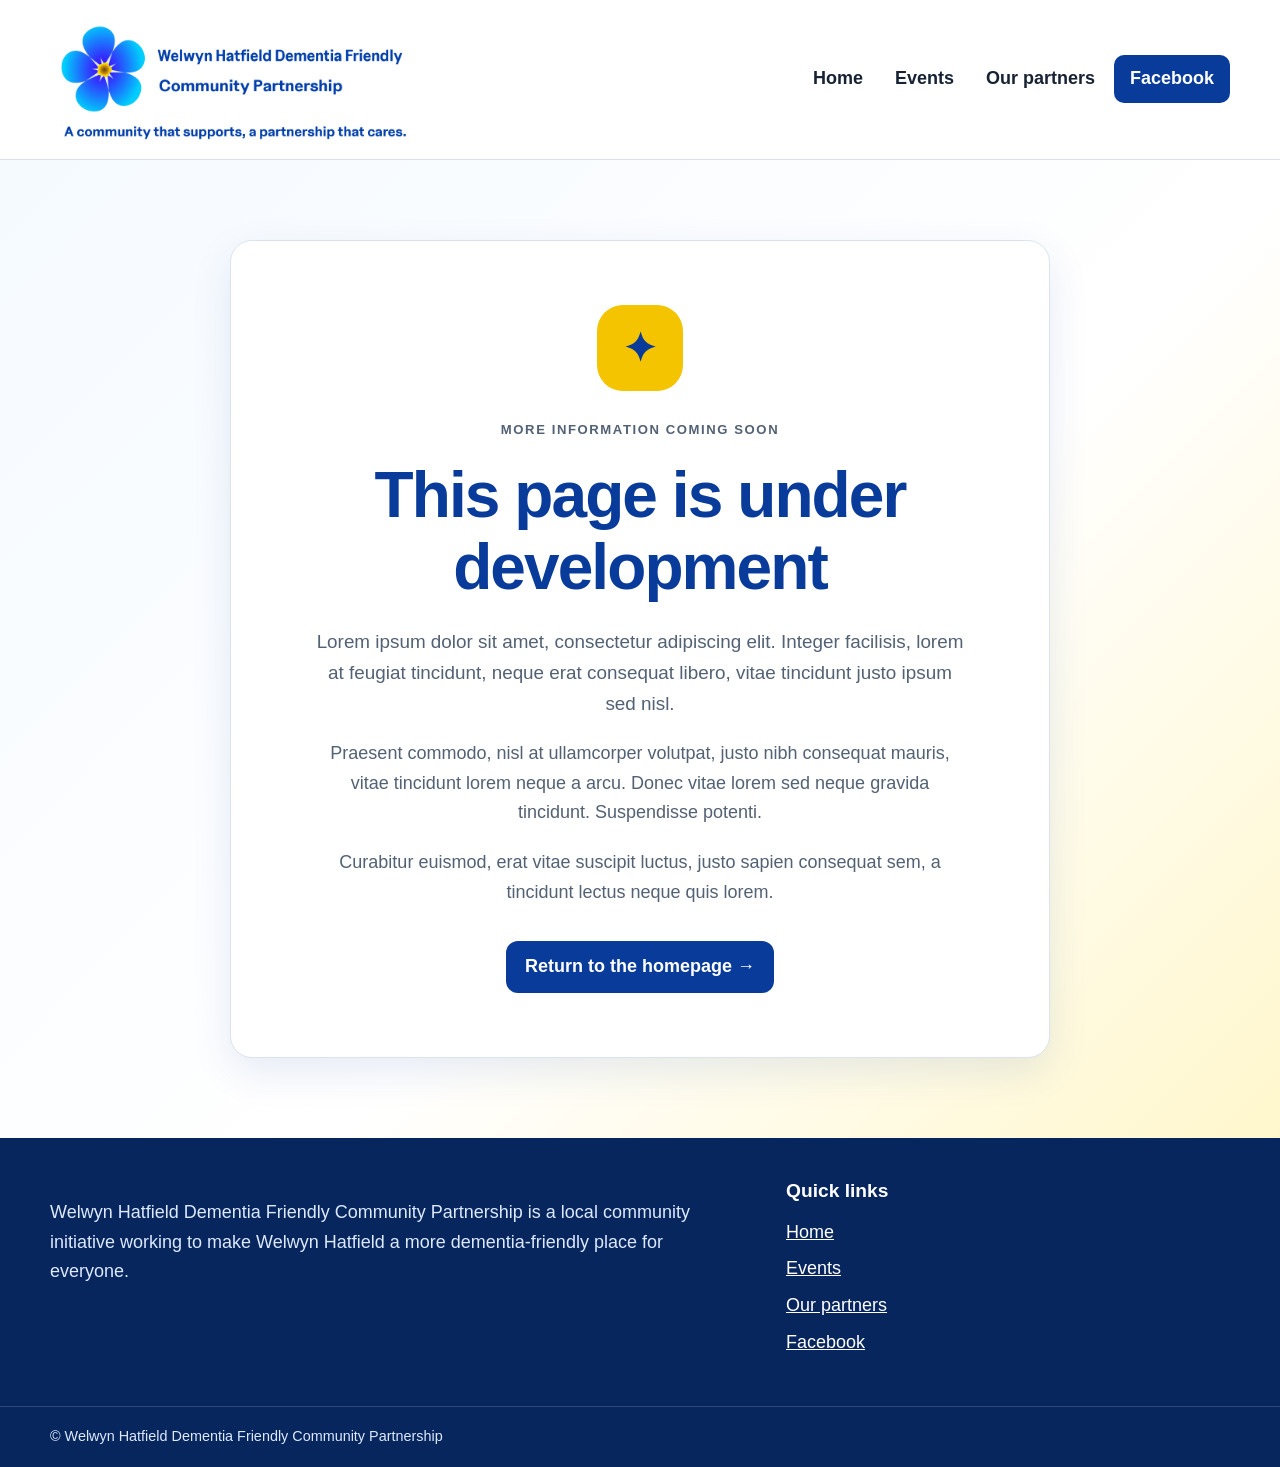
<file: placeholder.html>
<!DOCTYPE html>
<html lang="en-GB">
<head>
<meta charset="UTF-8">
<meta name="viewport" content="width=device-width, initial-scale=1.0">
<meta name="description" content="Placeholder page for the Welwyn Hatfield Dementia Friendly Community Partnership.">
<title>Page coming soon | WHDFCP</title>
<style>
:root {
  --blue-900:#083b9a;
  --blue-800:#0b4fbd;
  --blue-700:#1269d3;
  --blue-100:#eaf5ff;
  --blue-50:#f5faff;
  --yellow:#f4c400;
  --ink:#172235;
  --muted:#526174;
  --white:#fff;
  --line:#dbe4ee;
  --max:1180px;
  --radius:22px;
}
* { box-sizing:border-box; }
html { scroll-behavior:smooth; }
body {
  margin:0;
  font-family:Arial,Helvetica,sans-serif;
  font-size:18px;
  line-height:1.65;
  color:var(--ink);
  background:#fff;
}
a { color:var(--blue-900); }
a:hover { color:var(--blue-700); }
img { max-width:100%; height:auto; display:block; }

.skip-link {
  position:absolute; left:20px; top:-100px; z-index:1000;
  padding:12px 18px; background:var(--blue-900); color:#fff;
  font-weight:700; border-radius:0 0 10px 10px;
}
.skip-link:focus { top:0; }
:focus-visible { outline:4px solid var(--yellow); outline-offset:4px; }

.site-header {
  position:sticky; top:0; z-index:100;
  background:rgba(255,255,255,.97);
  border-bottom:1px solid var(--line);
  backdrop-filter:blur(12px);
}
.header-inner {
  width:min(calc(100% - 40px),var(--max));
  min-height:106px; margin:0 auto;
  display:flex; align-items:center; justify-content:space-between; gap:28px;
}
.brand { display:block; flex:0 1 370px; text-decoration:none; }
.brand img { width:min(370px,100%); height:auto; }
nav { display:flex; align-items:center; justify-content:flex-end; gap:6px; flex-wrap:wrap; }
nav a {
  display:inline-block; padding:9px 13px; border-radius:10px;
  text-decoration:none; font-weight:700; color:var(--ink);
}
nav a:hover, nav a[aria-current="page"] {
  background:var(--blue-100); color:var(--blue-900);
}
nav .facebook-link { background:var(--blue-900); color:#fff; padding-inline:16px; }
nav .facebook-link:hover { background:var(--blue-800); color:#fff; }

.placeholder {
  min-height:calc(100vh - 106px - 150px);
  display:grid; place-items:center;
  padding:80px 20px;
  background:linear-gradient(135deg,var(--blue-50),#fff 58%,#fff7cc);
}
.placeholder-inner {
  width:min(100%,820px); text-align:center;
  background:#fff; border:1px solid var(--line);
  border-radius:var(--radius);
  padding:64px 56px;
  box-shadow:0 14px 40px rgba(8,59,154,.10);
}
.placeholder-icon {
  width:86px; height:86px; margin:0 auto 28px;
  border-radius:26px; display:grid; place-items:center;
  background:var(--yellow); color:var(--blue-900);
  font-size:2.5rem; font-weight:800;
}
.eyebrow {
  margin:0 0 10px; color:var(--blue-800);
  text-transform:uppercase; letter-spacing:.12em;
  font-size:.82rem; font-weight:800;
}
h1,h2 { color:var(--blue-900); line-height:1.12; margin-top:0; }
h1 { font-size:clamp(2.4rem,5vw,4rem); margin-bottom:22px; letter-spacing:-.03em; }
.placeholder-inner p { max-width:650px; margin:0 auto 20px; color:var(--muted); }
.placeholder-inner .lead { font-size:1.18rem; }
.button {
  display:inline-flex; align-items:center; justify-content:center;
  min-height:50px; padding:11px 19px; margin-top:14px;
  border-radius:12px; font-weight:800; text-decoration:none;
  background:var(--blue-900); color:#fff;
}
.button:hover { background:var(--blue-800); color:#fff; }

.site-footer { background:#08265e; color:#dce9ff; }
.footer-grid {
  width:min(calc(100% - 40px),var(--max)); margin:0 auto;
  padding:42px 0; display:grid; grid-template-columns:1.5fr 1fr; gap:70px;
}
.site-footer h2 { color:#fff; font-size:1.2rem; }
.site-footer a { color:#fff; }
.site-footer ul { list-style:none; padding:0; margin:0; }
.site-footer li { margin:7px 0; }
.footer-bottom { border-top:1px solid rgba(255,255,255,.16); }
.footer-bottom p {
  width:min(calc(100% - 40px),var(--max)); margin:0 auto;
  padding:18px 0; font-size:.9rem;
}

@media (max-width:900px) {
  .header-inner { padding:14px 0; align-items:flex-start; }
  .brand { flex-basis:290px; }
  nav { justify-content:flex-end; }
}
@media (max-width:620px) {
  body { font-size:17px; }
  .header-inner { width:min(calc(100% - 28px),var(--max)); display:block; }
  .brand { width:285px; margin:0 auto 12px 0; }
  nav { justify-content:flex-start; gap:3px; }
  nav a { padding:7px 9px; font-size:.92rem; }
  .placeholder { padding:48px 14px; }
  .placeholder-inner { padding:44px 24px; }
  .footer-grid { width:min(calc(100% - 28px),var(--max)); display:block; }
  .footer-grid > div + div { margin-top:30px; }
  .footer-bottom p { width:min(calc(100% - 28px),var(--max)); }
}
@media (prefers-reduced-motion:reduce) {
  html { scroll-behavior:auto; }
}
</style>
</head>
<body>
<a class="skip-link" href="#main-content">Skip to main content</a>

<header class="site-header">
  <div class="header-inner">
    <a href="index.html" class="brand">
      <img src="[data-uri]" alt="Welwyn Hatfield Dementia Friendly Community Partnership">
    </a>
    <nav aria-label="Main navigation">
      <a href="index.html">Home</a>
      <a href="events.html">Events</a>
      <a href="partners.html">Our partners</a>
      <a class="facebook-link" href="https://www.facebook.com/WelwynHatfieldDementiaFriendlyCommunity/" target="_blank" rel="noopener noreferrer">Facebook</a>
    </nav>
  </div>
</header>

<main id="main-content">
  <section class="placeholder">
    <div class="placeholder-inner">
      <div class="placeholder-icon" aria-hidden="true">✦</div>
      <p class="eyebrow">More information coming soon</p>
      <h1>This page is under development</h1>
      <p class="lead">Lorem ipsum dolor sit amet, consectetur adipiscing elit. Integer facilisis, lorem at feugiat tincidunt, neque erat consequat libero, vitae tincidunt justo ipsum sed nisl.</p>
      <p>Praesent commodo, nisl at ullamcorper volutpat, justo nibh consequat mauris, vitae tincidunt lorem neque a arcu. Donec vitae lorem sed neque gravida tincidunt. Suspendisse potenti.</p>
      <p>Curabitur euismod, erat vitae suscipit luctus, justo sapien consequat sem, a tincidunt lectus neque quis lorem.</p>
      <a class="button" href="index.html">Return to the homepage <span aria-hidden="true">&nbsp;→</span></a>
    </div>
  </section>
</main>

<footer class="site-footer">
  <div class="footer-grid">
    <div>
      <p>Welwyn Hatfield Dementia Friendly Community Partnership is a local community initiative working to make Welwyn Hatfield a more dementia-friendly place for everyone.</p>
    </div>
    <div>
      <h2>Quick links</h2>
      <ul>
        <li><a href="index.html">Home</a></li>
        <li><a href="events.html">Events</a></li>
        <li><a href="partners.html">Our partners</a></li>
        <li><a href="https://www.facebook.com/WelwynHatfieldDementiaFriendlyCommunity/" target="_blank" rel="noopener noreferrer">Facebook</a></li>
      </ul>
    </div>
  </div>
  <div class="footer-bottom">
    <p>© Welwyn Hatfield Dementia Friendly Community Partnership</p>
  </div>
</footer>
</body>
</html>
</file>
<file: styles.css>
/* WHDFCP — accessible, calm, community-focused design */
:root {
  --blue-900: #083b9a;
  --blue-800: #0b4fbd;
  --blue-700: #1269d3;
  --blue-100: #eaf5ff;
  --blue-50: #f5faff;
  --yellow: #f4c400;
  --yellow-soft: #fff7cc;
  --ink: #172235;
  --muted: #526174;
  --white: #fff;
  --line: #dbe4ee;
  --surface: #f7f9fc;
  --shadow: 0 14px 40px rgba(8, 59, 154, .10);
  --radius: 22px;
  --max: 1180px;
}

* { box-sizing: border-box; }
html { scroll-behavior: smooth; }
body { margin: 0; font-family: Arial, Helvetica, sans-serif; font-size: 18px; line-height: 1.65; color: var(--ink); background: var(--white); }
img { max-width: 100%; height: auto; display: block; }
a { color: var(--blue-900); }
a:hover { color: var(--blue-700); }
.skip-link { position: absolute; left: 20px; top: -100px; z-index: 1000; padding: 12px 18px; background: var(--blue-900); color: #fff; font-weight: 700; border-radius: 0 0 10px 10px; }
.skip-link:focus { top: 0; }
:focus-visible { outline: 4px solid var(--yellow); outline-offset: 4px; }
.section-inner, .header-inner { width: min(calc(100% - 40px), var(--max)); margin: 0 auto; }
.section { padding: 86px 0; }
.site-header { position: sticky; top: 0; z-index: 100; background: rgba(255,255,255,.97); border-bottom: 1px solid var(--line); backdrop-filter: blur(12px); }
.header-inner { min-height: 106px; display: flex; align-items: center; justify-content: space-between; gap: 28px; }
.brand { display: block; flex: 0 1 370px; text-decoration: none; }
.brand img { width: min(370px, 100%); height: auto; }
nav { display: flex; align-items: center; justify-content: flex-end; gap: 6px; flex-wrap: wrap; }
nav a { display: inline-block; padding: 9px 13px; border-radius: 10px; text-decoration: none; font-weight: 700; color: var(--ink); }
nav a:hover, nav a[aria-current="page"] { background: var(--blue-100); color: var(--blue-900); }
nav .facebook-link { background: var(--blue-900); color: #fff; padding-inline: 16px; }
nav .facebook-link:hover { background: var(--blue-800); color: #fff; }
nav .linkedin-link { background: #0a66c2; color: #fff; padding-inline: 16px; }
nav .linkedin-link:hover { background: #004182; color: #fff; }
.eyebrow { margin: 0 0 10px; color: var(--blue-800); text-transform: uppercase; letter-spacing: .12em; font-size: .82rem; font-weight: 800; }
h1, h2, h3 { color: var(--blue-900); line-height: 1.12; margin-top: 0; }
h1 { font-size: clamp(2.4rem, 5vw, 4.4rem); margin-bottom: 22px; letter-spacing: -.03em; }
h2 { font-size: clamp(2rem, 3.5vw, 3rem); margin-bottom: 20px; letter-spacing: -.02em; }
h3 { font-size: 1.35rem; margin-bottom: 10px; }
p { margin: 0 0 18px; }
.large-text { font-size: 1.2rem; color: var(--muted); }
.intro-text { max-width: 800px; font-size: 1.12rem; color: var(--muted); }
.hero { position: relative; overflow: hidden; background: linear-gradient(135deg, var(--blue-50), #fff 58%, var(--yellow-soft)); border-bottom: 1px solid var(--line); }
.hero::after { content: ""; position: absolute; width: 340px; height: 340px; border-radius: 50%; background: rgba(244,196,0,.13); right: -120px; bottom: -170px; }
.hero-inner { width: min(calc(100% - 40px), var(--max)); margin: 0 auto; padding: 70px 0 78px; display: grid; grid-template-columns: 1.05fr .95fr; gap: 58px; align-items: center; }
.hero-copy p { max-width: 680px; }
.hero-buttons { display: flex; flex-wrap: wrap; gap: 12px; margin-top: 28px; }
.hero-photo { position: relative; }
.hero-photo img { width: 100%; aspect-ratio: 4 / 3; object-fit: cover; border-radius: 28px; box-shadow: var(--shadow); position: relative; z-index: 1; }
.hero-photo::before { content: ""; position: absolute; width: 85px; height: 85px; background: var(--yellow); border-radius: 50%; left: -25px; top: -25px; z-index: 0; }
.button { display: inline-flex; align-items: center; justify-content: center; min-height: 50px; padding: 11px 19px; border-radius: 12px; font-weight: 800; text-decoration: none; border: 2px solid transparent; }
.button-primary { background: var(--blue-900); color: #fff; }
.button-primary:hover { background: var(--blue-800); color: #fff; }
.button-secondary { background: #fff; color: var(--blue-900); border-color: var(--blue-900); }
.button-secondary:hover { background: var(--blue-100); }
.button-light { background: #fff; color: var(--blue-900); }
.introduction { background: #fff; }
.two-column { display: grid; grid-template-columns: 1fr 1fr; gap: 64px; align-items: center; }
.image-card { background: #fff; border: 1px solid var(--line); border-radius: var(--radius); overflow: hidden; box-shadow: var(--shadow); }
.image-card img { width: 100%; aspect-ratio: 4/3; object-fit: cover; }
.image-caption { padding: 18px 22px 22px; display: grid; gap: 3px; }
.image-caption strong { color: var(--blue-900); }
.image-caption span { color: var(--muted); }
.support-section, .partners-section, .past-events-section { background: var(--surface); }
.section-heading { max-width: 780px; margin-bottom: 38px; }
.support-grid { display: grid; grid-template-columns: repeat(3, 1fr); gap: 22px; }
.support-card, .partner-card, .past-event-card, .event-card, .update-card { background: #fff; border: 1px solid var(--line); border-radius: var(--radius); box-shadow: 0 8px 25px rgba(8,59,154,.06); }
.support-card { padding: 28px; }
.card-icon, .event-placeholder-icon { width: 54px; height: 54px; display: grid; place-items: center; border-radius: 16px; background: var(--yellow-soft); color: var(--blue-900); font-size: 1.55rem; font-weight: 800; margin-bottom: 20px; }
.text-link { font-weight: 800; text-decoration-thickness: 2px; text-underline-offset: 4px; }
.community-section { background: #fff; }
.community-image img { width: 100%; aspect-ratio: 4/3; object-fit: cover; border-radius: var(--radius); box-shadow: var(--shadow); }
.page-header { background: linear-gradient(135deg, var(--blue-900), var(--blue-700)); color: #fff; padding: 72px 0; }
.page-header h1, .page-header p { color: #fff; }
.page-header p:last-child { max-width: 760px; margin-bottom: 0; font-size: 1.12rem; opacity: .96; }
.page-header .eyebrow { color: var(--yellow); }
.partners-grid { display: grid; grid-template-columns: repeat(3, 1fr); gap: 20px; }
.partner-card { padding: 24px; display: flex; flex-direction: column; min-height: 100%; }
/* Proper JPG/PNG logos can use the larger presentation area; SVG placeholder logos retain their original tile. */
.partner-logo { width: min(210px, 100%); height: 120px; border-radius: 0; margin-bottom: 22px; background: transparent; display: grid; place-items: center; overflow: visible; }
.partner-logo img { width: 100%; height: 100%; object-fit: contain; padding: 0; }
.partner-logo:has(img[src$=".svg"]) { width: 76px; height: 76px; border-radius: 22px; margin-bottom: 20px; background: var(--blue-100); overflow: hidden; }
.partner-logo:has(img[src$=".svg"]) img { padding: 8px; }
.partner-card h2 { font-size: 1.3rem; margin-bottom: 9px; }
.partner-card p { color: var(--muted); font-size: .98rem; flex: 1; }
.partner-card a { font-weight: 800; }
.events-section { background: #fff; }
.event-card { display: grid; grid-template-columns: .9fr 1.1fr; overflow: hidden; }
.event-card-image img { width: 100%; height: 100%; min-height: 360px; object-fit: cover; }
.event-card-content { padding: 36px; }
.event-type { color: var(--blue-800); text-transform: uppercase; letter-spacing: .1em; font-size: .8rem; font-weight: 800; }
.event-details { background: var(--blue-50); border-left: 5px solid var(--yellow); padding: 16px 20px; margin: 22px 0; }
.event-details p { margin: 3px 0; }
.event-note { font-size: .92rem; color: var(--muted); }
.event-placeholder { margin-top: 26px; padding: 26px; border: 2px dashed #b8c9dc; border-radius: var(--radius); display: flex; gap: 20px; align-items: flex-start; background: var(--blue-50); }
.event-placeholder-icon { flex: 0 0 54px; margin: 0; }
.past-events-section { background: var(--surface); }
.past-events-grid { display: grid; grid-template-columns: repeat(3, 1fr); gap: 20px; }
.past-event-card { overflow: hidden; }
.past-event-image img { width: 100%; aspect-ratio: 16/10; object-fit: cover; }
.past-event-content { padding: 22px; }
.updates-section { background: #fff; }
.updates-grid { display: grid; grid-template-columns: repeat(2, 1fr); gap: 22px; }
.update-card { padding: 30px; }
.update-card h3 { font-size: 1.55rem; }
.social-buttons { display: flex; flex-wrap: wrap; gap: 12px; }
.facebook-section { padding: 64px 0; background: var(--blue-900); color: #fff; }
.facebook-inner { display: flex; align-items: center; justify-content: space-between; gap: 35px; }
.facebook-section h2, .facebook-section p, .facebook-section .eyebrow { color: #fff; }
.facebook-section .eyebrow { color: var(--yellow); }
.facebook-inner > div:first-child { max-width: 760px; }
.site-footer { background: #08265e; }
.footer-logo { width: min(calc(100% - 40px), var(--max)); margin: 0 auto; padding: 42px 0; display: flex; justify-content: center; }
.footer-logo img { width: min(360px, 100%); height: auto; }
@media (max-width: 900px) {
  .header-inner { padding: 14px 0; align-items: flex-start; }
  .brand { flex-basis: 290px; }
  nav { justify-content: flex-end; }
  .hero-inner, .two-column { grid-template-columns: 1fr; gap: 40px; }
  .hero-inner { padding-top: 50px; }
  .hero-photo { order: -1; max-width: 760px; }
  .support-grid, .partners-grid, .past-events-grid, .updates-grid { grid-template-columns: repeat(2, 1fr); }
  .event-card { grid-template-columns: 1fr; }
  .event-card-image img { min-height: 280px; max-height: 420px; }
}
@media (max-width: 620px) {
  body { font-size: 17px; }
  .section { padding: 62px 0; }
  .section-inner, .header-inner { width: min(calc(100% - 28px), var(--max)); }
  .header-inner { display: block; }
  .brand { width: 285px; margin: 0 auto 12px 0; }
  nav { justify-content: flex-start; gap: 3px; }
  nav a { padding: 7px 9px; font-size: .92rem; }
  .hero-inner { width: min(calc(100% - 28px), var(--max)); padding: 38px 0 54px; }
  .hero-photo::before { width: 58px; height: 58px; left: -10px; top: -10px; }
  .support-grid, .partners-grid, .past-events-grid, .updates-grid { grid-template-columns: 1fr; }
  .event-card-content, .update-card { padding: 26px; }
  .event-placeholder { display: block; }
  .event-placeholder-icon { margin-bottom: 16px; }
  .facebook-inner { display: block; }
  .facebook-inner .button { margin-top: 10px; }
  .social-buttons { margin-top: 10px; }
  .footer-logo { width: min(calc(100% - 28px), var(--max)); padding: 34px 0; }
  .partner-logo { width: min(220px, 100%); height: 110px; margin-bottom: 20px; }
}
@media (prefers-reduced-motion: reduce) { html { scroll-behavior: auto; } }

/* Ensure mobile buttons have a generous, reliable touch target. */
@media (max-width: 700px) {
  .button {
    min-height: 50px;
    padding: 12px 20px;
    touch-action: manipulation;
  }
}

/* Generic icon for partner cards that do not yet have an organisation logo. */
.partner-text-logo {
  width: 76px !important;
  height: 76px !important;
  min-height: 0 !important;
  padding: 0 !important;
  box-sizing: border-box;
  border-radius: 22px;
  margin-bottom: 20px !important;
  background: var(--blue-100) !important;
  color: var(--blue-900) !important;
  font-size: 0 !important;
  line-height: 1;
}
.partner-text-logo::before {
  content: "✦";
  font-size: 2rem;
  font-weight: 800;
  line-height: 1;
}


/* Memory Support Herts link: blue branding and gently curved logo-inspired corners. */
nav .memory-support-link,
nav .memory-support-link:hover {
  background: #50b8e5;
  color: #fff;
  padding-inline: 16px;
  border-radius: 22px 4px 22px 4px;
}
.memory-support-button,
.memory-support-button:hover {
  background: #50b8e5;
  color: #fff;
  border-radius: 22px 4px 22px 4px;
}


/* Keep The Red Shed's logo smaller than the standard partner logos. */
.partner-logo-red-shed img {
  width: auto;
  max-width: 125px;
  height: auto;
  max-height: 76px;
  object-fit: contain;
}
</file>
